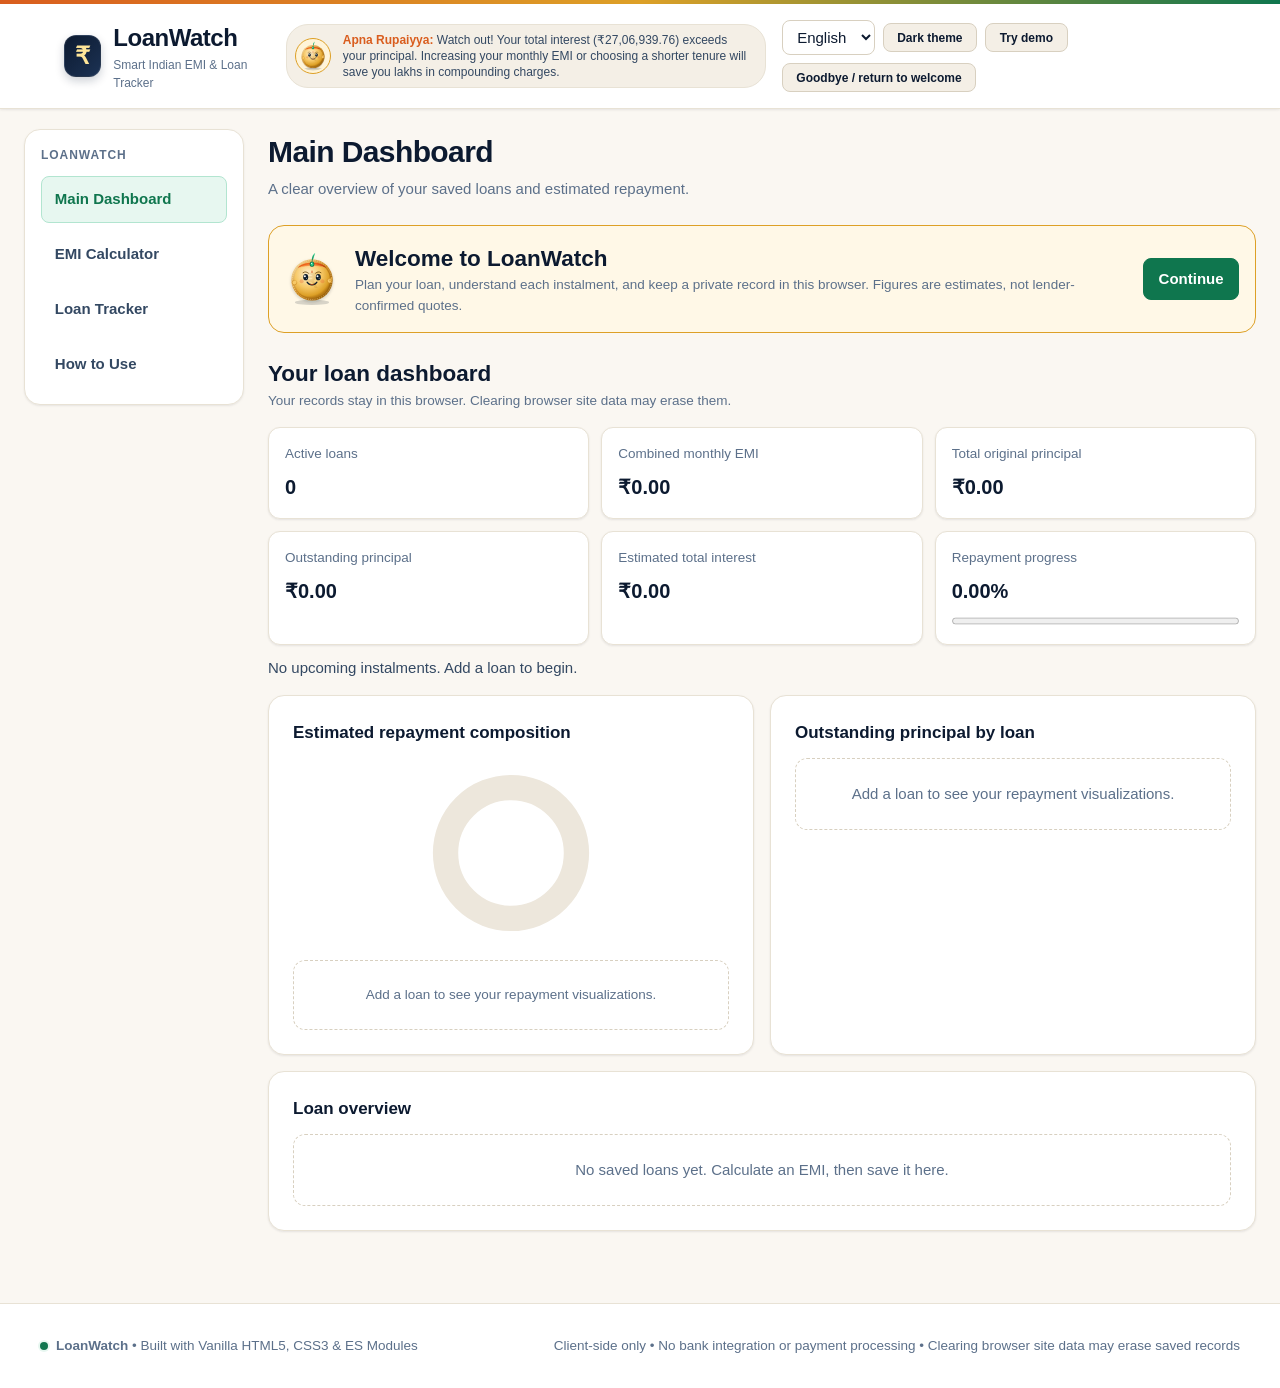
<file: index.html>
<!DOCTYPE html>
<html lang="en-IN">
<head>
  <meta charset="UTF-8">
  <meta name="viewport" content="width=device-width, initial-scale=1.0">
  <meta name="description" content="LoanWatch — Modern, responsive Indian fintech EMI Calculator and Loan Tracker with Apna Rupaiyya financial mascot.">
  <meta name="theme-color" content="#0C1A30">
  <title>LoanWatch — EMI Calculator &amp; Loan Tracker</title>
  <link rel="icon" type="image/svg+xml" href="assets/icons/rupee-mascot.svg">

  <!-- Design Tokens, Layout & Components -->
  <link rel="stylesheet" href="css/tokens.css">
  <link rel="stylesheet" href="css/layout.css">
  <link rel="stylesheet" href="css/components.css">
</head>
<body>
  <!-- Accessible Skip Link -->
  <a href="#main-content" class="skip-link">Skip to main content</a>

  <!-- App Header -->
  <header class="app-header">
    <div class="header-accent-border" aria-hidden="true"></div>
    <div class="header-container">
      <a href="#" class="brand-wrapper" aria-label="LoanWatch Home">
        <div class="brand-icon" aria-hidden="true">₹</div>
        <div class="brand-title-wrap">
          <span class="brand-title">
            LoanWatch
          </span>
          <span class="brand-tagline">Smart Indian EMI &amp; Loan Tracker</span>
        </div>
      </a>

      <!-- Header Mascot Tip Capsule -->
      <div class="header-mascot-capsule" role="complementary" aria-label="Mascot Tip">
        <img src="assets/icons/rupee-mascot.svg" alt="Apna Rupaiyya Mascot" class="mascot-avatar-small" width="36" height="36">
        <div class="header-mascot-text">
          <span class="mascot-name-tag">Apna Rupaiyya:</span>
          <span id="headerMascotTip">Welcome! Let’s plan your loan smartly with reducing-balance accuracy.</span>
        </div>
      </div>
      <div class="header-tools" aria-label="Display options">
        <label for="languageSelect" class="visually-hidden">Language</label>
        <select id="languageSelect" aria-label="Language">
          <option value="en">English</option>
          <option value="hi">हिन्दी</option>
          <option value="mr">मराठी</option>
        </select>
        <button type="button" id="themeToggle" class="btn-secondary" aria-pressed="false">Dark theme</button>
        <button type="button" id="demoToggle" class="btn-secondary" aria-pressed="false">Try demo</button>
        <button type="button" id="goodbyeButton" class="btn-secondary">Goodbye / return to welcome</button>
      </div>
    </div>
  </header>

  <!-- Main Content -->
  <main id="main-content" class="app-shell">
    <aside class="sidebar" aria-label="Main navigation">
      <p class="sidebar-heading">LoanWatch</p>
      <nav class="section-nav" aria-label="Sections">
        <button type="button" class="section-nav-item active" data-section="dashboardSection" aria-current="page">Main Dashboard</button>
        <button type="button" class="section-nav-item" data-section="calculatorSection">EMI Calculator</button>
        <button type="button" class="section-nav-item" data-section="trackerSection">Loan Tracker</button>
        <button type="button" class="section-nav-item" data-section="howToSection">How to Use</button>
      </nav>
    </aside>
    <div class="main-wrapper">
    <div class="page-intro">
      <h1 class="page-title" id="sectionTitle">Main Dashboard</h1>
      <p class="page-subtitle" id="sectionSubtitle">A clear overview of your saved loans and estimated repayment.</p>
    </div>

    <section id="welcomePanel" class="welcome-panel" aria-labelledby="welcomeHeading">
      <img src="assets/icons/rupee-mascot.svg" alt="" width="54" height="54">
      <div>
        <h2 id="welcomeHeading" tabindex="-1">Welcome to LoanWatch</h2>
        <p>Plan your loan, understand each instalment, and keep a private record in this browser. Figures are estimates, not lender-confirmed quotes.</p>
      </div>
      <button type="button" id="continueButton" class="btn-primary">Continue</button>
    </section>

    <section id="dashboardSection" class="app-section dashboard-section" aria-labelledby="dashboardHeading">
      <div class="section-heading">
        <div>
          <h2 id="dashboardHeading">Your loan dashboard</h2>
          <p id="dataNotice">Your records stay in this browser. Clearing browser site data may erase them.</p>
        </div>
        <span id="demoStatus" class="demo-status" hidden>Demo data — changes are temporary</span>
      </div>
      <div class="dashboard-grid" aria-live="polite">
        <article class="dashboard-metric"><span id="activeLoansLabel">Active loans</span><strong id="dashboardLoanCount">0</strong></article>
        <article class="dashboard-metric"><span>Combined monthly EMI</span><strong id="dashboardEMI">₹0.00</strong></article>
        <article class="dashboard-metric"><span>Total original principal</span><strong id="dashboardPrincipal">₹0.00</strong></article>
        <article class="dashboard-metric"><span>Outstanding principal</span><strong id="dashboardOutstanding">₹0.00</strong></article>
        <article class="dashboard-metric"><span>Estimated total interest</span><strong id="dashboardInterest">₹0.00</strong></article>
        <article class="dashboard-metric"><span>Repayment progress</span><strong id="dashboardProgress">0%</strong><progress id="dashboardProgressBar" max="100" value="0">0%</progress></article>
      </div>
      <p id="upcomingPayment" class="upcoming-payment">No upcoming instalments. Add a loan to begin.</p>
      <aside id="highInterestAlert" class="high-interest-alert" role="status" hidden></aside>
      <p id="storageWarning" class="storage-warning" role="status" hidden></p>
      <div class="dashboard-charts" aria-label="Loan visualizations">
        <article class="card dashboard-chart-card">
          <h3 id="compositionChartTitle">Estimated repayment composition</h3>
          <div class="composition-chart"><svg id="compositionChart" viewBox="0 0 180 180" role="img" aria-labelledby="compositionChartTitle compositionChartDescription"></svg><p id="compositionChartDescription" class="visually-hidden"></p></div>
          <div id="compositionLegend" class="chart-legend"></div>
        </article>
        <article class="card dashboard-chart-card">
          <h3 id="outstandingChartTitle">Outstanding principal by loan</h3>
          <div id="outstandingChart" class="outstanding-chart" role="img" aria-labelledby="outstandingChartTitle"></div>
        </article>
      </div>
      <section class="card dashboard-summary-card" aria-labelledby="dashboardSummaryHeading">
        <h3 id="dashboardSummaryHeading">Loan overview</h3>
        <div id="dashboardLoanSummary"></div>
      </section>
    </section>

    <section id="trackerSection" class="app-section" aria-label="Loan Tracker" hidden>
    <section id="loanTracker" class="tracker-section" aria-labelledby="trackerHeading">
      <div class="section-heading">
        <div>
          <h2 id="trackerHeading">My loans</h2>
          <p>Add loans and record instalments you have paid. LoanWatch does not process payments.</p>
        </div>
      </div>
      <form id="loanForm" class="loan-form card" novalidate>
        <h3 id="loanFormHeading">Save a loan</h3>
        <div class="loan-form-grid">
          <label class="form-group">Loan name
            <input id="loanName" class="text-input" maxlength="80" required placeholder="e.g. Family home loan">
          </label>
          <label class="form-group">Category
            <select id="loanCategory" class="text-input" required>
              <option value="Home Loan">Home Loan</option>
              <option value="Car Loan">Car Loan</option>
              <option value="Education Loan">Education Loan</option>
              <option value="Other Loans">Other Loans</option>
            </select>
          </label>
          <label class="form-group">Start date
            <input id="loanStartDate" type="date" class="text-input" required>
          </label>
        </div>
        <p class="form-helper-text">Loan amount, rate, and tenure come from the calculator above. Check them before saving.</p>
        <div class="loan-form-actions">
          <button type="submit" id="saveLoanButton" class="btn-primary">Save calculator details</button>
          <button type="button" id="cancelLoanEdit" class="btn-secondary" hidden>Cancel edit</button>
          <span id="loanFormMessage" role="status" aria-live="polite"></span>
        </div>
      </form>
      <div id="loanList" class="loan-list" aria-live="polite"></div>
    </section>
    </section>

    <section id="calculatorSection" class="app-section" aria-label="EMI Calculator" hidden>
    <!-- 2-Column Responsive Calculator Grid -->
    <div class="calculator-grid">
      <!-- Left Column: Input Form Controls -->
      <section class="card" aria-labelledby="input-heading">
        <div class="card-header">
          <div class="card-header-main">
            <h2 id="input-heading" class="card-title">Loan Parameters</h2>
            <p id="inputSubtitle" class="card-subtitle">Adjust principal, interest rate, and tenure</p>
          </div>
        </div>

        <div class="card-body">
          <form id="emiForm" onsubmit="return false;" novalidate>
            <!-- 1. Principal Input Group -->
            <div class="form-group">
              <div class="form-label-row">
                <label for="principalInput" class="form-label">
                  Loan Amount (Principal)
                </label>
                <span id="principalWords" class="amount-in-words" aria-live="polite">Twenty-Five Lakh Rupees</span>
              </div>
              <div class="input-affix-wrapper">
                <span class="input-affix input-prefix" aria-hidden="true">₹</span>
                <input
                  type="text"
                  id="principalInput"
                  name="principal"
                  class="text-input has-prefix"
                  inputmode="numeric"
                  aria-describedby="principalError principalWords"
                  aria-required="true"
                  value="25,00,000"
                >
              </div>
              <div id="principalError" class="field-error-msg" role="alert" aria-live="assertive"></div>

              <!-- Slider for Principal -->
              <div class="slider-container">
                <input
                  type="range"
                  id="principalSlider"
                  class="range-slider"
                  min="10000"
                  max="10000000"
                  step="25000"
                  value="2500000"
                  aria-label="Loan Amount Slider"
                >
                <div class="slider-scale-limits">
                  <span>₹ 10 K</span>
                  <span>₹ 50 Lakh</span>
                  <span>₹ 1 Crore</span>
                </div>
              </div>

              <!-- Principal Preset Chips -->
              <div id="principalChips" class="preset-chips-row" role="group" aria-label="Quick Loan Amount Presets"></div>
            </div>

            <!-- 2. Annual Interest Rate Group -->
            <div class="form-group">
              <div class="form-label-row">
                <label for="rateInput" class="form-label">
                  Annual Interest Rate (APR)
                </label>
                <span class="form-helper-text">Reducing Monthly Balance</span>
              </div>
              <div class="input-affix-wrapper">
                <input
                  type="number"
                  id="rateInput"
                  name="annualRate"
                  class="text-input has-suffix"
                  step="0.05"
                  min="0"
                  max="30"
                  aria-describedby="rateError"
                  aria-required="true"
                  value="8.5"
                >
                <span class="input-affix input-suffix" aria-hidden="true">%</span>
              </div>
              <div id="rateError" class="field-error-msg" role="alert" aria-live="assertive"></div>

              <!-- Slider for Interest Rate -->
              <div class="slider-container">
                <input
                  type="range"
                  id="rateSlider"
                  class="range-slider"
                  min="0"
                  max="20"
                  step="0.1"
                  value="8.5"
                  aria-label="Annual Interest Rate Slider"
                >
                <div class="slider-scale-limits">
                  <span>0% (Free)</span>
                  <span>10%</span>
                  <span>20%</span>
                </div>
              </div>

              <!-- Rate Preset Chips -->
              <div id="rateChips" class="preset-chips-row" role="group" aria-label="Quick Interest Rate Presets"></div>
            </div>

            <!-- 3. Loan Tenure Group -->
            <div class="form-group">
              <div class="form-label-row">
                <label for="tenureInput" class="form-label" id="tenureUnitLabel">
                  Tenure (Years)
                </label>
                <!-- Unit Switch: Years vs Months -->
                <div class="toggle-group" role="group" aria-label="Tenure Unit Toggle">
                  <button type="button" id="tenureUnitYears" class="toggle-option-btn active" aria-pressed="true">Years</button>
                  <button type="button" id="tenureUnitMonths" class="toggle-option-btn" aria-pressed="false">Months</button>
                </div>
              </div>
              <div class="input-affix-wrapper">
                <input
                  type="number"
                  id="tenureInput"
                  name="tenure"
                  class="text-input"
                  step="0.5"
                  min="0.5"
                  max="35"
                  aria-describedby="tenureError"
                  aria-required="true"
                  value="20"
                >
              </div>
              <div id="tenureError" class="field-error-msg" role="alert" aria-live="assertive"></div>

              <!-- Slider for Tenure -->
              <div class="slider-container">
                <input
                  type="range"
                  id="tenureSlider"
                  class="range-slider"
                  min="0.5"
                  max="35"
                  step="0.5"
                  value="20"
                  aria-label="Loan Tenure Slider"
                >
                <div class="slider-scale-limits">
                  <span>6 Mo</span>
                  <span>15 Yrs</span>
                  <span id="tenureScaleMax">35 Yrs</span>
                </div>
              </div>

              <!-- Tenure Preset Chips -->
              <div id="tenureChips" class="preset-chips-row" role="group" aria-label="Quick Tenure Presets"></div>
            </div>
          </form>
        </div>
      </section>

      <!-- Right Column: Results, Breakdown & Apna Rupaiyya Mascot -->
      <section class="card results-card" id="resultsCard" aria-labelledby="results-heading">
        <div class="card-header">
          <div class="card-header-main">
            <h2 id="results-heading" class="card-title">Repayment Summary</h2>
            <p id="resultsSubtitle" class="card-subtitle">Monthly obligation &amp; total cost breakdown</p>
          </div>
        </div>

        <div class="card-body">
          <!-- Status Banner for Invalid Inputs -->
          <div id="resultsStatusNotice" class="results-status-banner" role="status" aria-live="polite">
            <svg class="results-status-icon" viewBox="0 0 20 20" fill="currentColor" aria-hidden="true">
              <path fill-rule="evenodd" d="M8.485 2.495c.673-1.167 2.357-1.167 3.03 0l6.28 10.875c.673 1.167-.17 2.625-1.516 2.625H3.72c-1.347 0-2.189-1.458-1.515-2.625L8.485 2.495zM10 6a.75.75 0 01.75.75v3.5a.75.75 0 01-1.5 0v-3.5A.75.75 0 0110 6zm0 9a1 1 0 100-2 1 1 0 000 2z" clip-rule="evenodd" />
            </svg>
            <span id="resultsStatusText">Correct the highlighted inputs to calculate your EMI.</span>
          </div>

          <!-- Featured EMI Callout -->
          <div class="emi-featured-box">
            <div class="emi-label">Estimated Monthly EMI</div>
            <div id="monthlyEMI" class="emi-amount" aria-live="polite">₹21,695.58</div>
            <div class="emi-note" id="emiNote">Payable every month until full loan payoff</div>
          </div>

          <!-- Key Metrics Grid -->
          <div class="metrics-summary-grid">
            <div class="metric-card-mini">
              <span class="metric-mini-title">
                <span class="metric-indicator-dot principal"></span> Principal Amount
              </span>
              <span id="principalAmount" class="metric-mini-val">₹25,00,000.00</span>
              <span id="principalCompact" class="metric-mini-sub">₹ 25.00 Lakh</span>
            </div>

            <div class="metric-card-mini">
              <span class="metric-mini-title">
                <span class="metric-indicator-dot interest"></span> Total Interest
              </span>
              <span id="interestAmount" class="metric-mini-val">₹27,06,939.76</span>
              <span id="interestCompact" class="metric-mini-sub">₹ 27.07 Lakh</span>
            </div>
          </div>

          <!-- Total Payment Metric -->
          <div class="metric-card-mini total-payment-card" style="margin-bottom: var(--space-6);">
            <span class="metric-mini-title">Total Repayment Amount (Principal + Interest)</span>
            <span id="totalPayment" class="metric-mini-val" style="font-size: var(--font-size-xl); color: var(--text-primary);">₹52,06,939.76</span>
          </div>

          <!-- Visual Ratio Breakdown Bar -->
          <div class="breakdown-container">
            <div class="breakdown-header">
              <span>Principal vs. Interest Ratio</span>
            </div>
            <div
              class="breakdown-bar-track"
              role="progressbar"
              aria-label="Repayment Split Bar"
              aria-valuemin="0"
              aria-valuemax="100"
            >
              <div id="principalBar" class="breakdown-bar-segment principal-segment" style="width: 48%;" aria-valuenow="48"></div>
              <div id="interestBar" class="breakdown-bar-segment interest-segment" style="width: 52%;" aria-valuenow="52"></div>
            </div>
            <div class="breakdown-legend">
              <div class="legend-item">
                <span class="metric-indicator-dot principal"></span>
                <span>Principal: <strong id="principalPercent" class="legend-badge principal-badge">48%</strong></span>
              </div>
              <div class="legend-item">
                <span class="metric-indicator-dot interest"></span>
                <span>Interest: <strong id="interestPercent" class="legend-badge interest-badge">52%</strong></span>
              </div>
            </div>
          </div>

          <!-- Apna Rupaiyya Mascot Card -->
          <div class="mascot-advice-card" role="complementary" aria-label="Apna Rupaiyya Advice">
            <img src="assets/icons/rupee-mascot.svg" alt="Apna Rupaiyya Mascot" class="mascot-avatar-large" width="58" height="58">
            <div class="mascot-speech-bubble">
              <div class="mascot-title-row">
                <span id="mascotSpeakerTitle" class="mascot-speaker-name">Apna Rupaiyya</span>
                <span class="mascot-badge">Financial Buddy</span>
              </div>
              <p id="mascotSpeechText" class="mascot-speech-text">
                Notice how long tenures keep monthly EMI low, but drive up compounding interest. Prepayments later can save you lakhs!
              </p>
            </div>
          </div>
        </div>
      </section>
    </div>

    <!-- Full-Width Amortization Schedule Section -->
    <section class="amortization-section">
      <div class="schedule-card" aria-labelledby="schedule-heading">
        <div class="schedule-header">
          <div>
            <h2 id="schedule-heading" class="card-title">Amortisation Schedule</h2>
            <p id="scheduleSubtitle" class="card-subtitle">Month-by-month reducing balance breakdown of principal and interest</p>
          </div>
          <div class="schedule-controls">
            <div class="toggle-group" role="group" aria-label="Schedule View Toggle">
              <button type="button" id="viewYearlyBtn" class="toggle-option-btn active" aria-pressed="true">Yearly Summary</button>
              <button type="button" id="viewMonthlyBtn" class="toggle-option-btn" aria-pressed="false">Month-by-Month</button>
            </div>
          </div>
        </div>

        <!-- Table Container -->
        <div class="table-responsive-wrapper" tabindex="0" aria-label="Amortization Schedule Table">
          <table class="data-table">
            <thead id="scheduleTableHead">
              <!-- Populated by schedule.js -->
            </thead>
            <tbody id="scheduleTableBody">
              <!-- Populated by schedule.js -->
            </tbody>
          </table>
        </div>

        <div class="schedule-footer">
          <span id="scheduleFooterInfo">Showing annual summary for 20 years.</span>
          <button type="button" id="expandTableBtn" class="btn-secondary" style="display: none;">Show All Months</button>
        </div>
      </div>
    </section>
    </section>

    <section id="howToSection" class="app-section" aria-label="How to Use" hidden>
    <section id="learningSection" class="learning-section" aria-labelledby="learningHeading">
      <div class="section-heading">
        <div>
          <h2 id="learningHeading">Learn about your loan</h2>
          <p>A beginner-friendly guide from Apna Rupaiyya.</p>
        </div>
      </div>
      <div class="learning-grid">
        <article class="card">
          <h3>How to use LoanWatch</h3>
          <ol class="learning-steps">
            <li>Enter the principal, annual interest rate, and tenure in the calculator.</li>
            <li>Review the estimated EMI, total repayment, interest, and schedule.</li>
            <li>Add a name, category, and start date, then save these calculator details as a loan.</li>
            <li>In your loan card, mark an instalment paid only after you have paid your lender. Review the payment history and remaining instalments.</li>
            <li>Download a report for an individual loan when you need a local summary.</li>
          </ol>
          <p class="estimate-note">All calculations are estimates using a reducing-balance model. Your lender’s schedule, fees, and actual payment dates may differ.</p>
        </article>
        <article class="card">
          <h3>Financial glossary</h3>
          <dl class="glossary-list">
            <dt>Principal</dt><dd>The amount borrowed, before interest.</dd>
            <dt>EMI</dt><dd>A regular monthly payment toward interest and principal.</dd>
            <dt>Interest rate</dt><dd>The yearly percentage used to estimate the cost of borrowing.</dd>
            <dt>Tenure</dt><dd>The planned length of the loan, usually measured in months.</dd>
            <dt>Total repayment</dt><dd>All estimated instalments added together.</dd>
            <dt>Total interest</dt><dd>The estimated borrowing cost, in addition to principal.</dd>
            <dt>Outstanding balance</dt><dd>Estimated principal not yet repaid according to the tracked schedule.</dd>
            <dt>Reducing-balance interest</dt><dd>Interest is estimated on the principal still outstanding each month.</dd>
            <dt>Amortisation schedule</dt><dd>A month-by-month estimate of each payment’s interest and principal parts.</dd>
          </dl>
        </article>
      </div>
    </section>
    </section>
    </div>
  </main>

  <!-- Footer -->
  <footer class="app-footer">
    <div class="footer-container">
      <div class="footer-compliance">
        <span class="status-dot" aria-hidden="true"></span>
        <span><strong>LoanWatch</strong> • Built with Vanilla HTML5, CSS3 &amp; ES Modules</span>
      </div>
      <div>
        <span>Client-side only • No bank integration or payment processing • Clearing browser site data may erase saved records</span>
      </div>
    </div>
  </footer>

  <!-- Application Entry Point -->
  <script type="module" src="js/app.js"></script>
</body>
</html>
</file>
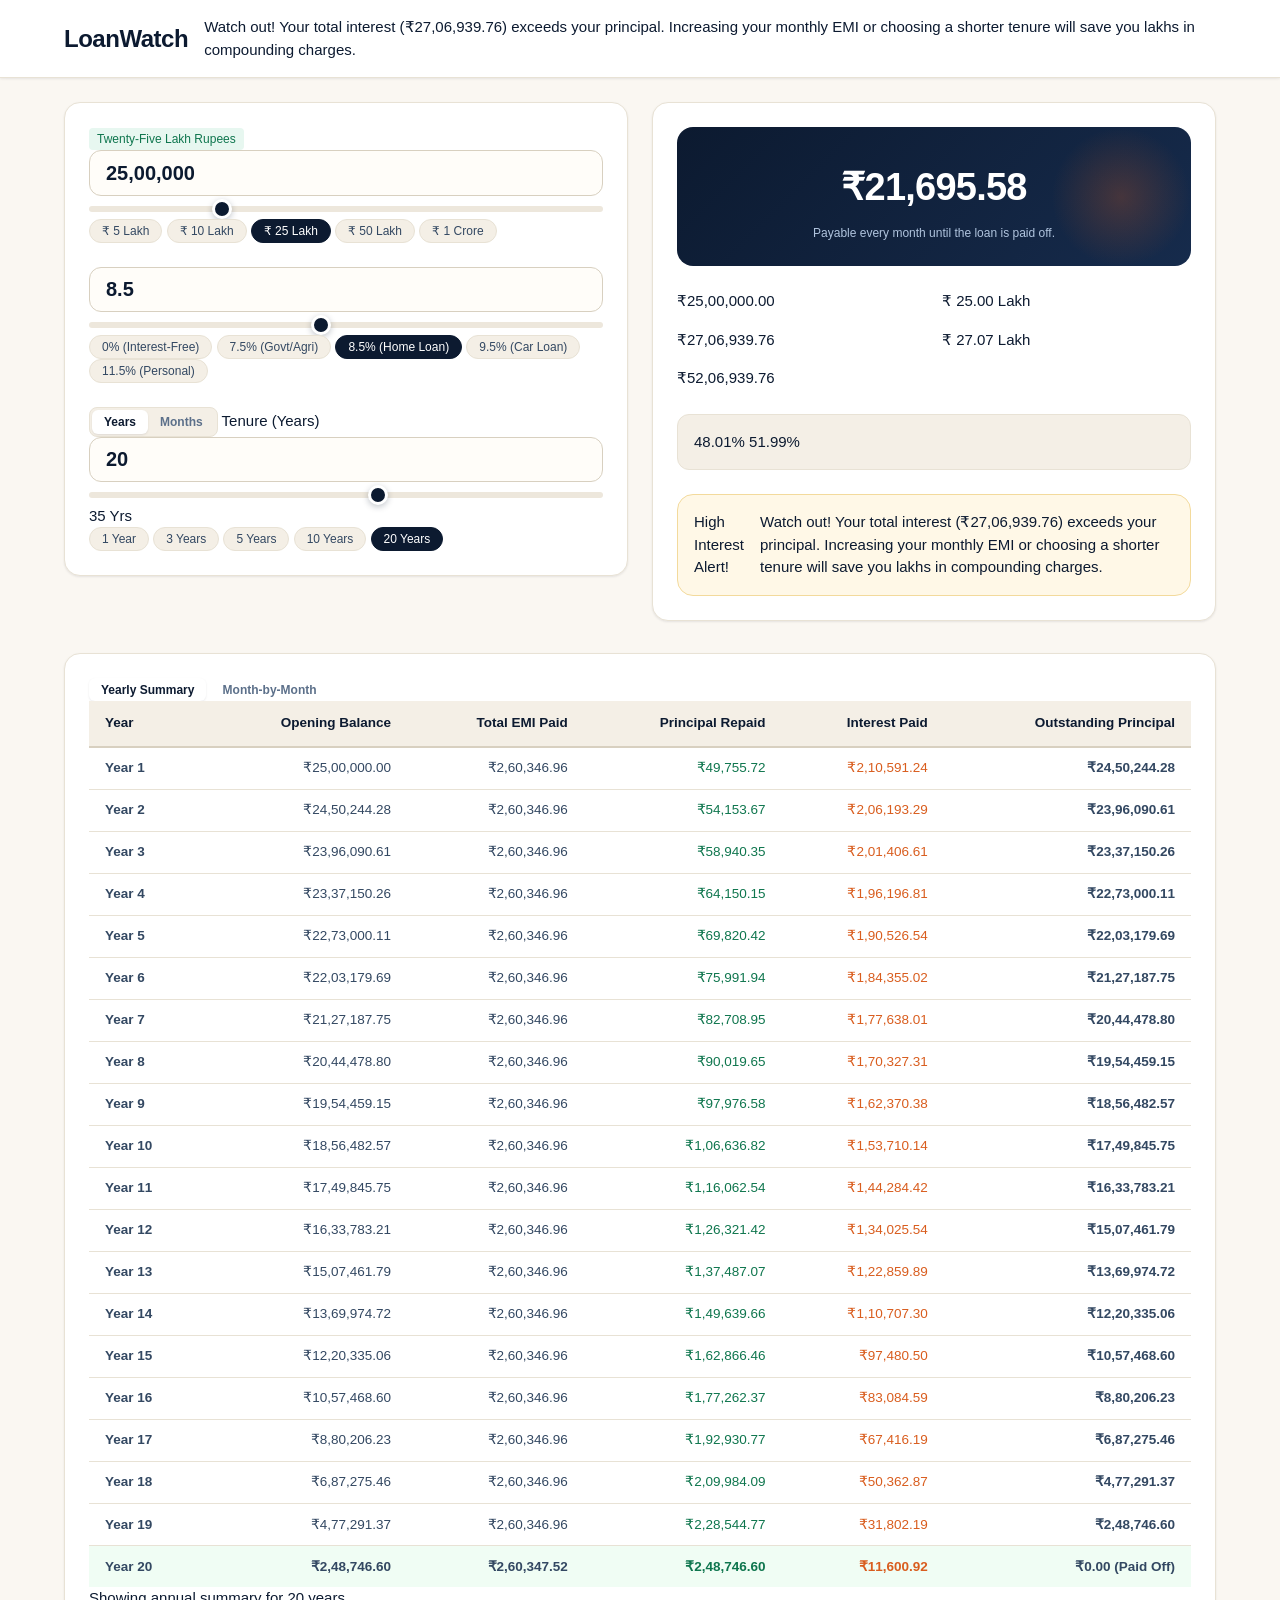
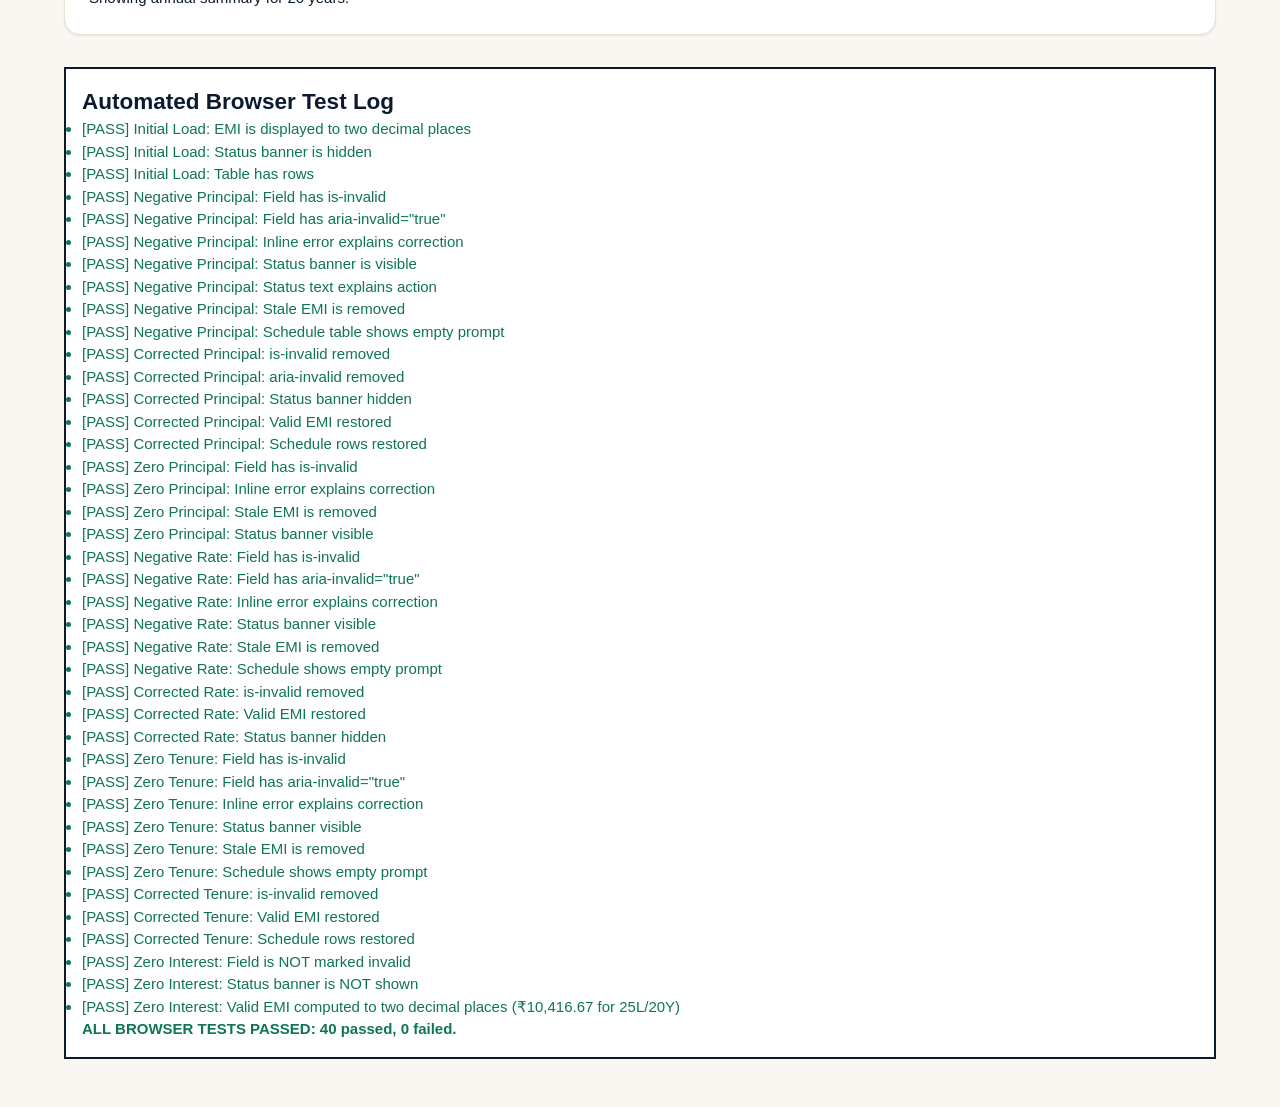
<file: test_invalid_inputs_browser.html>
<!DOCTYPE html>
<html lang="en-IN">
<head>
  <meta charset="UTF-8">
  <title>LoanWatch Invalid Inputs Verification Suite</title>
  <link rel="stylesheet" href="css/tokens.css">
  <link rel="stylesheet" href="css/layout.css">
  <link rel="stylesheet" href="css/components.css">
</head>
<body>
  <!-- Include identical HTML structure as index.html -->
  <header class="app-header">
    <div class="header-container">
      <span class="brand-title">LoanWatch</span>
      <div id="headerMascotTip">Welcome!</div>
    </div>
  </header>

  <main class="main-wrapper">
    <div class="calculator-grid">
      <section class="card">
        <form id="emiForm">
          <!-- Principal -->
          <div class="form-group">
            <span id="principalWords" class="amount-in-words"></span>
            <input type="text" id="principalInput" class="text-input" value="25,00,000">
            <div id="principalError" class="field-error-msg" role="alert"></div>
            <input type="range" id="principalSlider" class="range-slider" min="10000" max="10000000" value="2500000">
            <div id="principalChips"></div>
          </div>

          <!-- Rate -->
          <div class="form-group">
            <input type="number" id="rateInput" class="text-input" value="8.5">
            <div id="rateError" class="field-error-msg" role="alert"></div>
            <input type="range" id="rateSlider" class="range-slider" min="0" max="20" value="8.5">
            <div id="rateChips"></div>
          </div>

          <!-- Tenure -->
          <div class="form-group">
            <div class="toggle-group">
              <button type="button" id="tenureUnitYears" class="toggle-option-btn active">Years</button>
              <button type="button" id="tenureUnitMonths" class="toggle-option-btn">Months</button>
            </div>
            <span id="tenureUnitLabel">Tenure (Years)</span>
            <input type="number" id="tenureInput" class="text-input" value="20">
            <div id="tenureError" class="field-error-msg" role="alert"></div>
            <input type="range" id="tenureSlider" class="range-slider" min="0.5" max="35" value="20">
            <span id="tenureScaleMax">35 Yrs</span>
            <div id="tenureChips"></div>
          </div>
        </form>
      </section>

      <!-- Results Card -->
      <section class="card results-card" id="resultsCard">
        <div class="card-body">
          <div id="resultsStatusNotice" class="results-status-banner" role="status">
            <span id="resultsStatusText">Correct the highlighted inputs to calculate your EMI.</span>
          </div>
          <div class="emi-featured-box">
            <div id="monthlyEMI" class="emi-amount">₹21,695.58</div>
            <div class="emi-note" id="emiNote">Payable every month</div>
          </div>
          <div class="metrics-summary-grid">
            <span id="principalAmount"></span>
            <span id="principalCompact"></span>
            <span id="interestAmount"></span>
            <span id="interestCompact"></span>
            <span id="totalPayment"></span>
          </div>
          <div class="breakdown-container">
            <div id="principalBar" class="breakdown-bar-segment"></div>
            <div id="interestBar" class="breakdown-bar-segment"></div>
            <span id="principalPercent"></span>
            <span id="interestPercent"></span>
          </div>
          <div class="mascot-advice-card">
            <span id="mascotSpeakerTitle"></span>
            <span id="mascotSpeechText"></span>
          </div>
        </div>
      </section>
    </div>

    <!-- Schedule -->
    <section class="amortization-section">
      <div class="schedule-card">
        <button type="button" id="viewYearlyBtn" class="toggle-option-btn active">Yearly</button>
        <button type="button" id="viewMonthlyBtn" class="toggle-option-btn">Monthly</button>
        <table class="data-table">
          <thead id="scheduleTableHead"></thead>
          <tbody id="scheduleTableBody"></tbody>
        </table>
        <span id="scheduleFooterInfo"></span>
        <button type="button" id="expandTableBtn">Show All</button>
      </div>
    </section>

    <!-- Test Output Container -->
    <section id="testResultsSection" style="margin-top: 2rem; padding: 1rem; background: #FFF; border: 2px solid #0C1A30;">
      <h2>Automated Browser Test Log</h2>
      <ul id="testLogList"></ul>
      <div id="testSummary">RUNNING TESTS...</div>
    </section>
  </main>

  <script type="module">
    import './js/app.js';

    // Helper to log test assertion
    const logList = document.getElementById('testLogList');
    const summary = document.getElementById('testSummary');
    let failures = 0;
    let passes = 0;

    function assert(name, condition, details = '') {
      const li = document.createElement('li');
      if (condition) {
        passes++;
        li.textContent = `[PASS] ${name}`;
        li.style.color = '#0F764E';
      } else {
        failures++;
        li.textContent = `[FAIL] ${name} ${details ? ': ' + details : ''}`;
        li.style.color = '#C92A2A';
        li.style.fontWeight = 'bold';
      }
      logList.appendChild(li);
    }

    // Run tests once app.js initializes
    window.addEventListener('load', async () => {
      // Small tick to ensure DOMContentLoaded listener in app.js ran
      await new Promise(r => setTimeout(r, 80));

      const pInput = document.getElementById('principalInput');
      const pError = document.getElementById('principalError');
      const rInput = document.getElementById('rateInput');
      const rError = document.getElementById('rateError');
      const tInput = document.getElementById('tenureInput');
      const tError = document.getElementById('tenureError');
      const resultsCard = document.getElementById('resultsCard');
      const statusNotice = document.getElementById('resultsStatusNotice');
      const statusText = document.getElementById('resultsStatusText');
      const monthlyEMI = document.getElementById('monthlyEMI');
      const tableBody = document.getElementById('scheduleTableBody');

      // Test Case 1: Initial state is valid
      assert('Initial Load: EMI is displayed to two decimal places', monthlyEMI.textContent.includes('21,695.58'), monthlyEMI.textContent);
      assert('Initial Load: Status banner is hidden', !statusNotice.classList.contains('visible'));
      assert('Initial Load: Table has rows', tableBody.children.length > 0);

      // Test Case 2: Negative Principal (-50,000)
      pInput.value = '-50,000';
      pInput.dispatchEvent(new Event('input', { bubbles: true }));
      assert('Negative Principal: Field has is-invalid', pInput.classList.contains('is-invalid'));
      assert('Negative Principal: Field has aria-invalid="true"', pInput.getAttribute('aria-invalid') === 'true');
      assert('Negative Principal: Inline error explains correction', pError.textContent.includes('greater than ₹ 0'), pError.textContent);
      assert('Negative Principal: Status banner is visible', statusNotice.classList.contains('visible'));
      assert('Negative Principal: Status text explains action', statusText.textContent.includes('Correct the highlighted inputs to calculate your EMI.'));
      assert('Negative Principal: Stale EMI is removed', monthlyEMI.textContent === '—');
      assert('Negative Principal: Schedule table shows empty prompt', tableBody.innerHTML.includes('table-empty-notice'));

      // Test Case 3: Correct Principal back to 25,00,000
      pInput.value = '25,00,000';
      pInput.dispatchEvent(new Event('input', { bubbles: true }));
      assert('Corrected Principal: is-invalid removed', !pInput.classList.contains('is-invalid'));
      assert('Corrected Principal: aria-invalid removed', !pInput.hasAttribute('aria-invalid'));
      assert('Corrected Principal: Status banner hidden', !statusNotice.classList.contains('visible'));
      assert('Corrected Principal: Valid EMI restored', monthlyEMI.textContent.includes('21,695.58'));
      assert('Corrected Principal: Schedule rows restored', tableBody.children.length === 20);

      // Test Case 4: Zero Principal (0)
      pInput.value = '0';
      pInput.dispatchEvent(new Event('input', { bubbles: true }));
      assert('Zero Principal: Field has is-invalid', pInput.classList.contains('is-invalid'));
      assert('Zero Principal: Inline error explains correction', pError.textContent.includes('greater than ₹ 0'));
      assert('Zero Principal: Stale EMI is removed', monthlyEMI.textContent === '—');
      assert('Zero Principal: Status banner visible', statusNotice.classList.contains('visible'));

      // Restore Principal
      pInput.value = '25,00,000';
      pInput.dispatchEvent(new Event('input', { bubbles: true }));

      // Test Case 5: Negative Interest Rate (-2.5)
      rInput.value = '-2.5';
      rInput.dispatchEvent(new Event('input', { bubbles: true }));
      assert('Negative Rate: Field has is-invalid', rInput.classList.contains('is-invalid'));
      assert('Negative Rate: Field has aria-invalid="true"', rInput.getAttribute('aria-invalid') === 'true');
      assert('Negative Rate: Inline error explains correction', rError.textContent.includes('cannot be negative'), rError.textContent);
      assert('Negative Rate: Status banner visible', statusNotice.classList.contains('visible'));
      assert('Negative Rate: Stale EMI is removed', monthlyEMI.textContent === '—');
      assert('Negative Rate: Schedule shows empty prompt', tableBody.innerHTML.includes('table-empty-notice'));

      // Test Case 6: Correct Rate back to 8.5
      rInput.value = '8.5';
      rInput.dispatchEvent(new Event('input', { bubbles: true }));
      assert('Corrected Rate: is-invalid removed', !rInput.classList.contains('is-invalid'));
      assert('Corrected Rate: Valid EMI restored', monthlyEMI.textContent.includes('21,695.58'));
      assert('Corrected Rate: Status banner hidden', !statusNotice.classList.contains('visible'));

      // Test Case 7: Invalid/Zero Tenure (0)
      tInput.value = '0';
      tInput.dispatchEvent(new Event('input', { bubbles: true }));
      assert('Zero Tenure: Field has is-invalid', tInput.classList.contains('is-invalid'));
      assert('Zero Tenure: Field has aria-invalid="true"', tInput.getAttribute('aria-invalid') === 'true');
      assert('Zero Tenure: Inline error explains correction', tError.textContent.includes('at least 1 month'), tError.textContent);
      assert('Zero Tenure: Status banner visible', statusNotice.classList.contains('visible'));
      assert('Zero Tenure: Stale EMI is removed', monthlyEMI.textContent === '—');
      assert('Zero Tenure: Schedule shows empty prompt', tableBody.innerHTML.includes('table-empty-notice'));

      // Test Case 8: Correct Tenure back to 20
      tInput.value = '20';
      tInput.dispatchEvent(new Event('input', { bubbles: true }));
      assert('Corrected Tenure: is-invalid removed', !tInput.classList.contains('is-invalid'));
      assert('Corrected Tenure: Valid EMI restored', monthlyEMI.textContent.includes('21,695.58'));
      assert('Corrected Tenure: Schedule rows restored', tableBody.children.length === 20);

      // Test Case 9: Zero Interest Loan (0%) - must be VALID!
      rInput.value = '0';
      rInput.dispatchEvent(new Event('input', { bubbles: true }));
      assert('Zero Interest: Field is NOT marked invalid', !rInput.classList.contains('is-invalid'));
      assert('Zero Interest: Status banner is NOT shown', !statusNotice.classList.contains('visible'));
      assert('Zero Interest: Valid EMI computed to two decimal places (₹10,416.67 for 25L/20Y)', monthlyEMI.textContent.includes('10,416.67'), monthlyEMI.textContent);

      // Restore Rate
      rInput.value = '8.5';
      rInput.dispatchEvent(new Event('input', { bubbles: true }));

      // Summary
      if (failures === 0) {
        summary.textContent = `ALL BROWSER TESTS PASSED: ${passes} passed, 0 failed.`;
        summary.style.color = '#0F764E';
        summary.style.fontWeight = 'bold';
      } else {
        summary.textContent = `BROWSER TESTS FAILED: ${passes} passed, ${failures} failed.`;
        summary.style.color = '#C92A2A';
        summary.style.fontWeight = 'bold';
      }
    });
  </script>
</body>
</html>
</file>
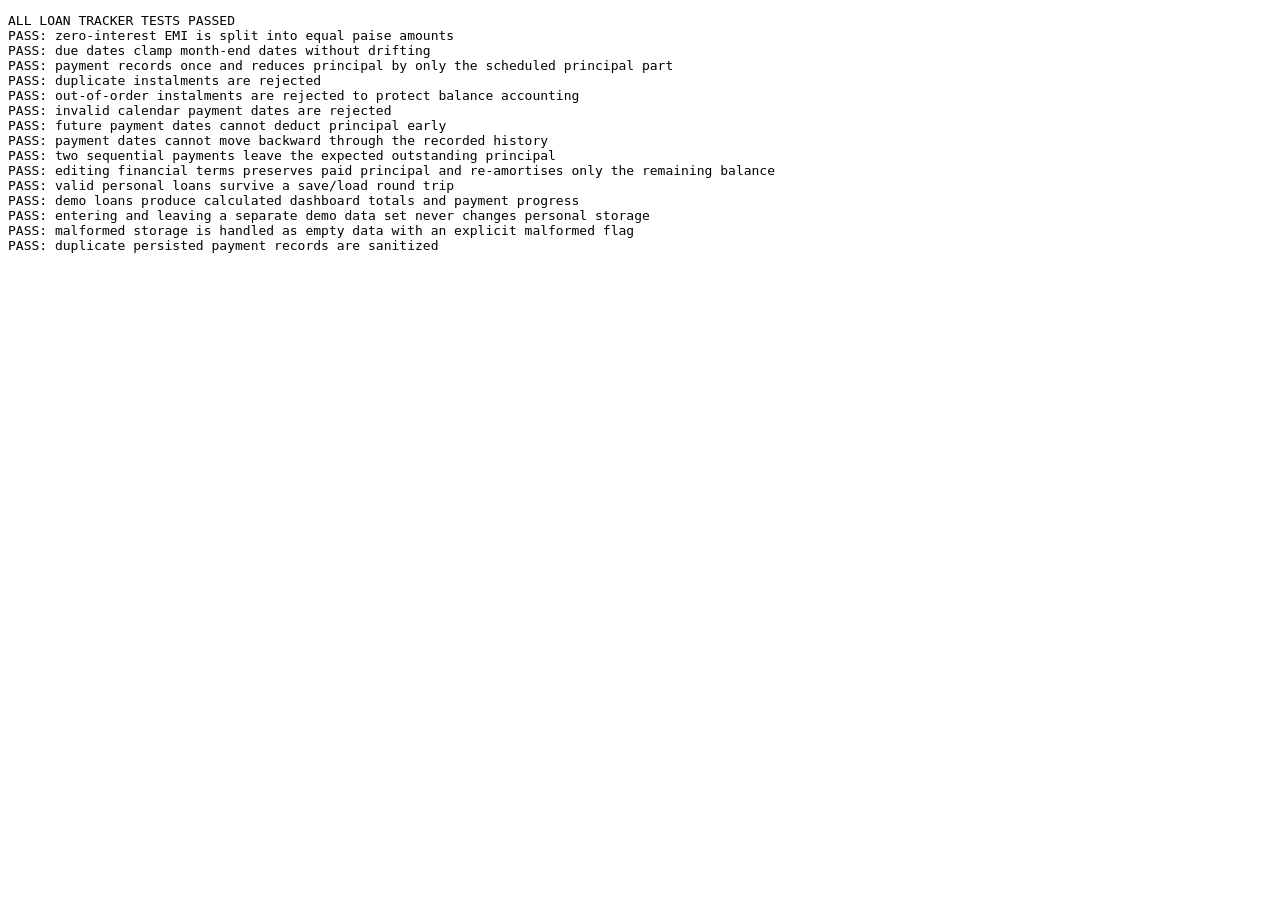
<file: test_loan_tracker_browser.html>
<!DOCTYPE html>
<html lang="en">
<head>
  <meta charset="UTF-8">
  <meta name="viewport" content="width=device-width, initial-scale=1">
  <title>LoanWatch tracker tests</title>
</head>
<body>
  <pre id="test-results">Running tracker tests...</pre>
  <script type="module">
    import {
      createLoan, getDashboardTotals, getDueDate, getLoanProgress,
      loadLoans, LOAN_STORAGE_KEY, markInstallmentPaid, saveLoans
    } from './js/loans.js';
    import { calculateEMI } from './js/calculations.js';

    class MemoryStorage {
      values = new Map();
      getItem(key) { return this.values.get(key) ?? null; }
      setItem(key, value) { this.values.set(key, String(value)); }
    }

    const results = [];
    function check(label, condition) {
      if (!condition) throw new Error(`FAIL: ${label}`);
      results.push(`PASS: ${label}`);
    }

    try {
      const fixedLoan = createLoan({
        name: 'Student loan', category: 'Education Loan', startDate: '2024-01-31',
        principal: 120000, annualRate: 0, tenureMonths: 12
      }, 'personal-1');
      check('zero-interest EMI is split into equal paise amounts', calculateEMI(120000, 0, 12).monthlyEMI === 10000);
      check('due dates clamp month-end dates without drifting', getDueDate('2024-01-31', 2) === '2024-02-29' && getDueDate('2024-01-31', 3) === '2024-03-31');

      markInstallmentPaid(fixedLoan, 1, '2024-02-01');
      const afterOnePayment = getLoanProgress(fixedLoan);
      check('payment records once and reduces principal by only the scheduled principal part', fixedLoan.payments.length === 1 && afterOnePayment.outstandingPrincipal === 110000);
      let duplicateRejected = false;
      try { markInstallmentPaid(fixedLoan, 1, '2024-02-01'); } catch { duplicateRejected = true; }
      check('duplicate instalments are rejected', duplicateRejected && fixedLoan.payments.length === 1);
      let orderRejected = false;
      try { markInstallmentPaid(fixedLoan, 3, '2024-04-01'); } catch { orderRejected = true; }
      check('out-of-order instalments are rejected to protect balance accounting', orderRejected);
      let invalidDateRejected = false;
      try { markInstallmentPaid(fixedLoan, 2, '2024-02-31'); } catch { invalidDateRejected = true; }
      check('invalid calendar payment dates are rejected', invalidDateRejected);
      let futureDateRejected = false;
      try { markInstallmentPaid(fixedLoan, 2, '9999-12-31'); } catch { futureDateRejected = true; }
      check('future payment dates cannot deduct principal early', futureDateRejected);
      let paymentOrderRejected = false;
      try { markInstallmentPaid(fixedLoan, 2, '2024-01-31'); } catch { paymentOrderRejected = true; }
      check('payment dates cannot move backward through the recorded history', paymentOrderRejected);
      markInstallmentPaid(fixedLoan, 2, '2024-03-01');
      check('two sequential payments leave the expected outstanding principal', getLoanProgress(fixedLoan).outstandingPrincipal === 100000);

      const interestLoan = createLoan({
        name: 'Rate test', category: 'Home Loan', startDate: '2024-01-01',
        principal: 100000, annualRate: 12, tenureMonths: 12
      }, 'rate-test');
      markInstallmentPaid(interestLoan, 1, '2024-02-01');
      const originalPaidPrincipal = interestLoan.payments[0].principalPaid;
      const editedTerms = createLoan({
        ...interestLoan, principal: 200000, annualRate: 10, tenureMonths: 18
      }, interestLoan.id);
      editedTerms.payments = interestLoan.payments;
      const editedProgress = getLoanProgress(editedTerms);
      const expectedOutstanding = 200000 - originalPaidPrincipal;
      check('editing financial terms preserves paid principal and re-amortises only the remaining balance', editedProgress.outstandingPrincipal === expectedOutstanding && editedProgress.schedule.rows[1].openingBalance === expectedOutstanding && editedProgress.schedule.rows.length === 18 && editedProgress.schedule.rows.at(-1).closingBalance === 0);

      const storage = new MemoryStorage();
      saveLoans([fixedLoan], storage);
      const personalBeforeDemo = storage.getItem(LOAN_STORAGE_KEY);
      const loaded = loadLoans(storage);
      check('valid personal loans survive a save/load round trip', !loaded.malformed && loaded.loans.length === 1 && loaded.loans[0].payments.length === 2);

      const demoLoan = createLoan({
        name: 'Temporary demo', category: 'Car Loan', startDate: '2025-05-01',
        principal: 500000, annualRate: 8, tenureMonths: 60
      }, 'demo-1');
      markInstallmentPaid(demoLoan, 1, '2025-06-01');
      const demoTotals = getDashboardTotals([demoLoan]);
      check('demo loans produce calculated dashboard totals and payment progress', demoTotals.loanCount === 1 && demoTotals.monthlyEMI > 0 && demoTotals.outstandingPrincipal < demoLoan.principal);
      check('entering and leaving a separate demo data set never changes personal storage', storage.getItem(LOAN_STORAGE_KEY) === personalBeforeDemo && loadLoans(storage).loans[0].id === 'personal-1');

      storage.setItem(LOAN_STORAGE_KEY, '{bad json');
      check('malformed storage is handled as empty data with an explicit malformed flag', loadLoans(storage).malformed && loadLoans(storage).loans.length === 0);
      storage.setItem(LOAN_STORAGE_KEY, JSON.stringify([{
        ...fixedLoan,
        payments: [...fixedLoan.payments, fixedLoan.payments[0]]
      }]));
      check('duplicate persisted payment records are sanitized', loadLoans(storage).malformed && loadLoans(storage).loans[0].payments.length === 2);

      document.getElementById('test-results').textContent = `ALL LOAN TRACKER TESTS PASSED\n${results.join('\n')}`;
    } catch (error) {
      document.getElementById('test-results').textContent = `LOAN TRACKER TESTS FAILED\n${results.join('\n')}\n${error.stack || error.message}`;
    }
  </script>
</body>
</html>
</file>
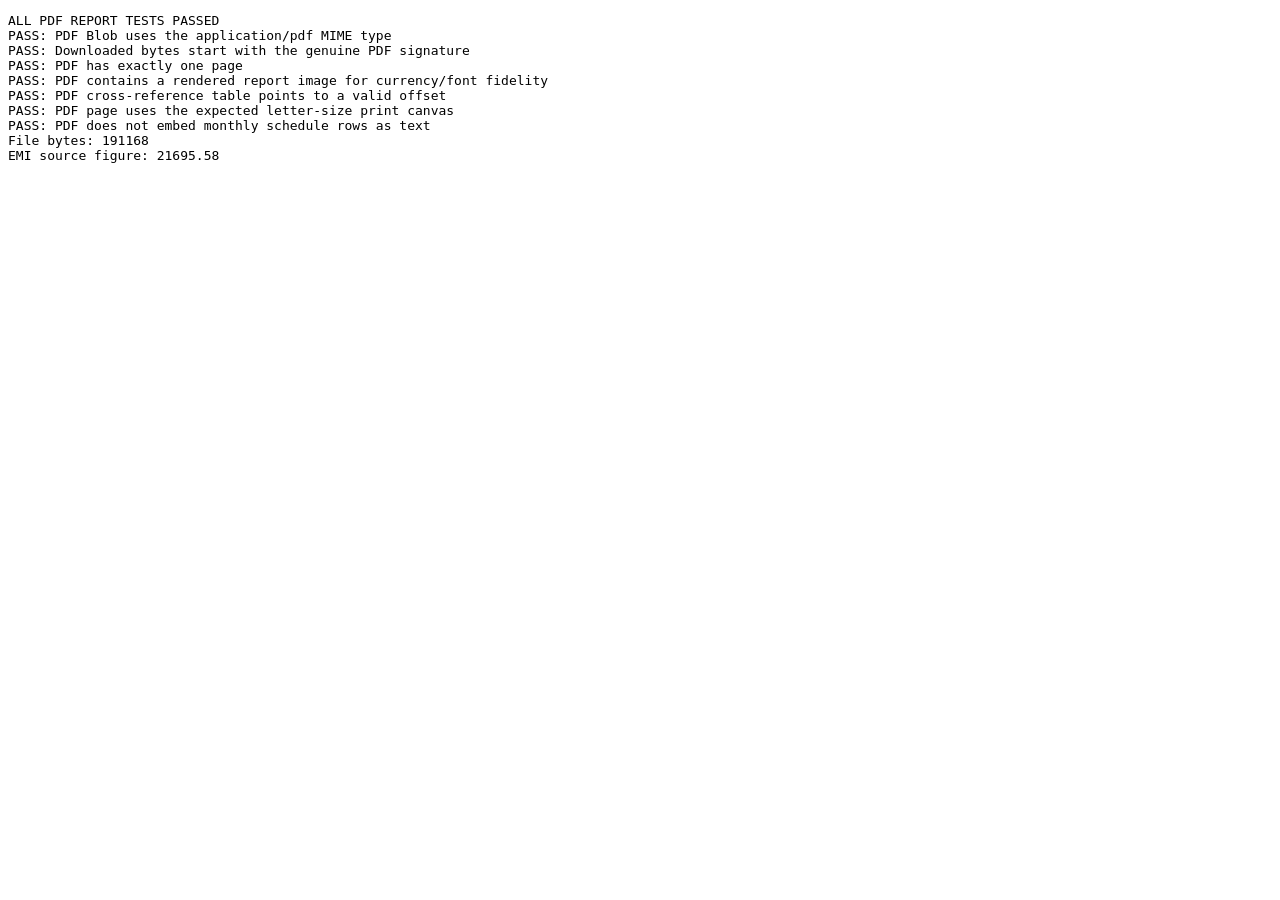
<file: test_pdf_report_browser.html>
<!DOCTYPE html>
<html lang="en">
<head>
  <meta charset="UTF-8">
  <meta name="viewport" content="width=device-width, initial-scale=1">
  <title>LoanWatch PDF report tests</title>
</head>
<body>
  <pre id="test-results">Running PDF report tests...</pre>
  <script type="module">
    import { createLoan, getLoanProgress } from './js/loans.js';
    import { createLoanReportPDF } from './js/pdf-report.js';

    const output = document.getElementById('test-results');
    try {
      const loan = createLoan({
        name: 'Family Home Loan',
        category: 'Home Loan',
        startDate: '2025-01-15',
        principal: 2500000,
        annualRate: 8.5,
        tenureMonths: 240
      }, 'pdf-test-loan');
      const progress = getLoanProgress(loan);
      const pdf = createLoanReportPDF(loan, progress);
      const bytes = new Uint8Array(await pdf.arrayBuffer());
      const text = String.fromCharCode(...bytes.slice(0, 8));
      const source = new TextDecoder('latin1').decode(bytes);
      const xrefMatch = source.match(/startxref\n(\d+)\n%%EOF/);
      const xrefOffsetValid = Boolean(xrefMatch && source.slice(Number(xrefMatch[1])).startsWith('xref'));
      const pageCount = Number(source.match(/\/Count (\d+)/)?.[1] || 0);
      const checks = [
        ['PDF Blob uses the application/pdf MIME type', pdf.type === 'application/pdf'],
        ['Downloaded bytes start with the genuine PDF signature', text.startsWith('%PDF-1.4')],
        ['PDF has exactly one page', pageCount === 1],
        ['PDF contains a rendered report image for currency/font fidelity', source.includes('/Subtype /Image') && source.includes('/DCTDecode')],
        ['PDF cross-reference table points to a valid offset', xrefOffsetValid],
        ['PDF page uses the expected letter-size print canvas', source.includes('/MediaBox [0 0 612 792]')],
        ['PDF does not embed monthly schedule rows as text', !/Month \d+/.test(source)]
      ];
      const failures = checks.filter(([, passed]) => !passed);
      output.textContent = `${failures.length ? 'PDF REPORT TESTS FAILED' : 'ALL PDF REPORT TESTS PASSED'}\n${checks.map(([label, passed]) => `${passed ? 'PASS' : 'FAIL'}: ${label}`).join('\n')}\nFile bytes: ${bytes.length}\nEMI source figure: ${loan.monthlyEMI.toFixed(2)}\n`;
      document.documentElement.dataset.testResult = failures.length ? 'fail' : 'pass';
    } catch (error) {
      output.textContent = `PDF REPORT TESTS FAILED\n${error.stack || error.message}`;
      document.documentElement.dataset.testResult = 'fail';
    }
  </script>
</body>
</html>
</file>
<file: css/tokens.css>
/**
 * LoanWatch Design Tokens
 * Modern Indian Fintech Aesthetic
 * Warm Ivory, Deep Navy, Restrained Saffron & Emerald Green
 */

:root {
  /* Surface & Canvas Colors (Warm Ivory Palette) */
  --bg-canvas: #FAF7F2;
  --bg-surface: #FFFFFF;
  --bg-surface-elevated: #FFFDF9;
  --bg-surface-tint: #F4EFE6;
  --bg-surface-subtle: #EDE7DC;

  /* Text & Contrast (Deep Navy Palette) */
  --text-primary: #0C1A30;
  --text-secondary: #334862;
  --text-muted: #5C708A;
  --text-inverse: #FFFFFF;

  /* Brand Accents - Restrained Saffron (Sacred fire & energy, interest indicator) */
  --brand-saffron: #D95D1E;
  --brand-saffron-hover: #BF4C13;
  --brand-saffron-light: #FFF2EB;
  --brand-saffron-border: #F7C6B0;

  /* Brand Accents - Emerald Green (Prosperity & stability, principal indicator) */
  --brand-emerald: #0F764E;
  --brand-emerald-hover: #0A5739;
  --brand-emerald-light: #E7F7F0;
  --brand-emerald-border: #B2E5D0;

  /* Brand Accents - Royal Gold (Coin & Mascot highlight) */
  --brand-gold: #DDA027;
  --brand-gold-light: #FFF8E7;

  /* Neutral Borders */
  --border-subtle: #E8E2D5;
  --border-default: #D8D0C0;
  --border-focus: #0C1A30;

  /* Feedback Colors */
  --color-danger: #C92A2A;
  --color-danger-bg: #FFF5F5;
  --color-danger-border: #FFC9C9;
  --color-warning: #B36800;
  --color-warning-bg: #FFF9DB;
  --color-warning-text: #674000;

  /* Typography */
  --font-family-base: -apple-system, BlinkMacSystemFont, "Segoe UI", "Noto Sans Devanagari", "Nirmala UI", Mangal, Roboto, "Noto Sans", Ubuntu, Cantarell, "Helvetica Neue", sans-serif;
  --font-family-display: -apple-system, BlinkMacSystemFont, "Segoe UI", "Noto Sans Devanagari", "Nirmala UI", Mangal, Roboto, "Noto Sans", sans-serif;
  --font-family-mono: "SF Mono", "Segoe UI Mono", "Roboto Mono", Consolas, Menlo, monospace;

  --font-size-xs: 0.75rem;    /* 12px */
  --font-size-sm: 0.84375rem; /* 13.5px */
  --font-size-base: 0.9375rem;/* 15px */
  --font-size-md: 1.0625rem;  /* 17px */
  --font-size-lg: 1.25rem;    /* 20px */
  --font-size-xl: 1.5rem;     /* 24px */
  --font-size-2xl: 1.875rem;  /* 30px */
  --font-size-3xl: 2.375rem;  /* 38px */

  --font-weight-regular: 400;
  --font-weight-medium: 500;
  --font-weight-semibold: 600;
  --font-weight-bold: 700;
  --font-weight-black: 800;

  --line-height-tight: 1.25;
  --line-height-base: 1.5;
  --line-height-relaxed: 1.65;

  /* Elevation Shadows */
  --shadow-sm: 0 1px 3px rgba(12, 26, 48, 0.05), 0 1px 2px rgba(12, 26, 48, 0.04);
  --shadow-md: 0 4px 14px rgba(12, 26, 48, 0.08), 0 1px 3px rgba(12, 26, 48, 0.04);
  --shadow-lg: 0 10px 28px rgba(12, 26, 48, 0.11), 0 3px 8px rgba(12, 26, 48, 0.05);

  /* Border Radii */
  --radius-xs: 4px;
  --radius-sm: 8px;
  --radius-md: 12px;
  --radius-lg: 16px;
  --radius-xl: 22px;
  --radius-full: 9999px;

  /* Spacing */
  --space-1: 0.25rem;  /* 4px */
  --space-2: 0.5rem;   /* 8px */
  --space-3: 0.75rem;  /* 12px */
  --space-4: 1rem;     /* 16px */
  --space-5: 1.25rem;  /* 20px */
  --space-6: 1.5rem;   /* 24px */
  --space-8: 2rem;     /* 32px */
  --space-10: 2.5rem;  /* 40px */
  --space-12: 3rem;    /* 48px */

  /* Layout Breakpoints */
  --max-content-width: 1200px;

  /* Transitions */
  --transition-fast: 150ms cubic-bezier(0.4, 0, 0.2, 1);
  --transition-normal: 240ms cubic-bezier(0.4, 0, 0.2, 1);
}

[data-theme="dark"] {
  color-scheme: dark;
  --bg-canvas: #101923;
  --bg-surface: #172332;
  --bg-surface-elevated: #1d2b3c;
  --bg-surface-tint: #223247;
  --bg-surface-subtle: #2a3a4e;
  --text-primary: #f3f6fa;
  --text-secondary: #d2dce8;
  --text-muted: #aab8c9;
  --text-inverse: #101923;
  --brand-saffron: #f28a51;
  --brand-saffron-light: #492e25;
  --brand-saffron-border: #784b38;
  --brand-emerald: #55c99a;
  --brand-emerald-light: #1d3b32;
  --brand-emerald-border: #34604f;
  --brand-gold: #f0bf59;
  --brand-gold-light: #3b3425;
  --border-subtle: #304155;
  --border-default: #455970;
  --border-focus: #f3f6fa;
  --color-danger-bg: #482b31;
  --color-danger-border: #79414a;
  --color-warning: #f0bf59;
  --color-warning-bg: #393223;
  --color-warning-text: #f5d88d;
}
</file>
<file: css/layout.css>
/**
 * LoanWatch Layout Styles
 * Responsive Grid, Header, Navigation & Shell
 */

*, *::before, *::after {
  box-sizing: border-box;
  margin: 0;
  padding: 0;
}

html {
  font-size: 16px;
  -webkit-font-smoothing: antialiased;
  -moz-osx-font-smoothing: grayscale;
  scroll-behavior: smooth;
}

body {
  font-family: var(--font-family-base);
  font-size: var(--font-size-base);
  line-height: var(--line-height-base);
  color: var(--text-primary);
  background-color: var(--bg-canvas);
  min-height: 100vh;
  display: flex;
  flex-direction: column;
}

/* Accessible Skip Link */
.skip-link {
  position: absolute;
  top: -100px;
  left: 1rem;
  background: var(--brand-navy);
  color: var(--text-inverse);
  padding: 0.5rem 1rem;
  border-radius: var(--radius-sm);
  z-index: 1000;
  text-decoration: none;
  font-weight: var(--font-weight-medium);
  transition: top var(--transition-fast);
}

.skip-link:focus {
  top: 1rem;
  outline: 2px solid var(--brand-saffron);
}

/* App Header */
.app-header {
  background: var(--bg-surface);
  border-bottom: 1px solid var(--border-subtle);
  box-shadow: var(--shadow-sm);
  position: sticky;
  top: 0;
  z-index: 50;
}

.header-accent-border {
  height: 4px;
  background: linear-gradient(90deg, var(--brand-saffron) 0%, var(--brand-gold) 50%, var(--brand-emerald) 100%);
  width: 100%;
}

.header-container {
  max-width: var(--max-content-width);
  margin: 0 auto;
  padding: var(--space-4) var(--space-6);
  display: flex;
  align-items: center;
  justify-content: space-between;
  gap: var(--space-4);
}

.brand-wrapper {
  display: flex;
  align-items: center;
  gap: var(--space-3);
  text-decoration: none;
  color: inherit;
}

.brand-icon {
  width: 42px;
  height: 42px;
  background: linear-gradient(135deg, var(--text-primary) 0%, #1c3254 100%);
  border-radius: var(--radius-md);
  display: flex;
  align-items: center;
  justify-content: center;
  box-shadow: 0 4px 10px rgba(12, 26, 48, 0.2);
  border: 1px solid rgba(255, 255, 255, 0.1);
  color: #FFE699;
  font-size: var(--font-size-xl);
  font-weight: var(--font-weight-black);
  user-select: none;
}

.brand-title-wrap {
  display: flex;
  flex-direction: column;
}

.brand-title {
  font-size: var(--font-size-xl);
  font-weight: var(--font-weight-bold);
  letter-spacing: -0.02em;
  color: var(--text-primary);
  display: flex;
  align-items: center;
  gap: 0.35rem;
}

.brand-badge {
  font-size: var(--font-size-xs);
  font-weight: var(--font-weight-semibold);
  background-color: var(--brand-saffron-light);
  color: var(--brand-saffron);
  padding: 0.1rem 0.5rem;
  border-radius: var(--radius-full);
  border: 1px solid var(--brand-saffron-border);
  text-transform: uppercase;
  letter-spacing: 0.05em;
}

.brand-tagline {
  font-size: var(--font-size-xs);
  color: var(--text-muted);
}

/* Header Mascot Tip Capsule */
.header-mascot-capsule {
  display: flex;
  align-items: center;
  gap: var(--space-3);
  background: var(--bg-surface-tint);
  border: 1px solid var(--border-subtle);
  border-radius: var(--radius-xl);
  padding: 0.4rem 1rem 0.4rem 0.5rem;
  max-width: 480px;
}

.mascot-avatar-small {
  width: 36px;
  height: 36px;
  flex-shrink: 0;
  border-radius: 50%;
  background: #FFF4D9;
  padding: 2px;
  border: 1.5px solid var(--brand-gold);
}

.header-mascot-text {
  font-size: var(--font-size-xs);
  color: var(--text-secondary);
  line-height: 1.35;
}

.mascot-name-tag {
  font-weight: var(--font-weight-bold);
  color: var(--brand-saffron);
}

/* Main Container */
.main-wrapper {
  flex: 1;
  max-width: var(--max-content-width);
  width: 100%;
  margin: 0 auto;
  padding: var(--space-6) var(--space-6) var(--space-12);
}

.app-shell {
  flex: 1;
  display: grid;
  grid-template-columns: 220px minmax(0, 1fr);
  gap: var(--space-6);
  width: 100%;
  max-width: 1500px;
  margin: 0 auto;
  padding: var(--space-5) var(--space-6) var(--space-10);
}

.app-shell > .main-wrapper {
  max-width: none;
  min-width: 0;
  width: 100%;
  margin: 0;
  padding: 0 0 var(--space-8);
}

.sidebar {
  align-self: start;
  position: sticky;
  top: 115px;
  padding: var(--space-4);
  background: var(--bg-surface);
  border: 1px solid var(--border-subtle);
  border-radius: var(--radius-lg);
  box-shadow: var(--shadow-sm);
}

.sidebar-heading {
  margin: 0 0 var(--space-3);
  color: var(--text-muted);
  font-size: var(--font-size-xs);
  font-weight: var(--font-weight-bold);
  letter-spacing: 0.08em;
  text-transform: uppercase;
}

.section-nav { display: grid; gap: var(--space-2); }
.section-nav-item {
  width: 100%;
  padding: 0.7rem 0.8rem;
  border: 1px solid transparent;
  border-radius: var(--radius-sm);
  background: transparent;
  color: var(--text-secondary);
  font: inherit;
  font-weight: var(--font-weight-semibold);
  text-align: left;
  cursor: pointer;
}
.section-nav-item:hover { background: var(--bg-surface-tint); color: var(--text-primary); }
.section-nav-item.active { background: var(--brand-emerald-light); color: var(--brand-emerald); border-color: var(--brand-emerald-border); }
.section-nav-item:focus-visible { outline: 3px solid var(--brand-gold); outline-offset: 2px; }

/* Page Intro Banner */
.page-intro {
  margin-bottom: var(--space-6);
  display: flex;
  flex-direction: column;
  gap: var(--space-1);
}

.page-title {
  font-size: var(--font-size-2xl);
  font-weight: var(--font-weight-bold);
  color: var(--text-primary);
  letter-spacing: -0.02em;
}

.page-subtitle {
  font-size: var(--font-size-base);
  color: var(--text-muted);
}

/* Calculator Grid (2 Columns on Desktop) */
.calculator-grid {
  display: grid;
  grid-template-columns: 1fr 1fr;
  gap: var(--space-6);
  align-items: start;
}

/* Amortization Full Width Section */
.amortization-section {
  margin-top: var(--space-8);
}

/* App Footer */
.app-footer {
  background: var(--bg-surface);
  border-top: 1px solid var(--border-subtle);
  padding: var(--space-8) var(--space-6);
  margin-top: auto;
}

.footer-container {
  max-width: var(--max-content-width);
  margin: 0 auto;
  display: flex;
  flex-wrap: wrap;
  align-items: center;
  justify-content: space-between;
  gap: var(--space-4);
  font-size: var(--font-size-sm);
  color: var(--text-muted);
}

.footer-compliance {
  display: flex;
  align-items: center;
  gap: var(--space-2);
}

.status-dot {
  width: 8px;
  height: 8px;
  border-radius: 50%;
  background-color: var(--brand-emerald);
  display: inline-block;
  box-shadow: 0 0 0 2px var(--brand-emerald-light);
}

/* Responsive Breakpoints */
@media (max-width: 960px) {
  .calculator-grid {
    grid-template-columns: 1fr;
  }

  @media (max-width: 760px) {
    .app-shell { display: flex; flex-direction: column; gap: var(--space-3); padding: var(--space-3) var(--space-4) var(--space-8); }
    .sidebar { position: sticky; top: 96px; z-index: 40; width: 100%; padding: var(--space-2); }
    .sidebar-heading { display: none; }
    .section-nav { grid-template-columns: repeat(4, minmax(0, 1fr)); gap: var(--space-1); }
    .section-nav-item { min-height: 44px; padding: 0.35rem; text-align: center; font-size: var(--font-size-xs); overflow-wrap: anywhere; }
    .app-shell > .main-wrapper { padding: 0 0 var(--space-6); }
  }

  @media (max-width: 420px) {
    .section-nav-item { font-size: 0.68rem; line-height: 1.25; }
  }

  .header-mascot-capsule {
    display: none; /* Hide header capsule on medium screens to keep header uncluttered; shown in main view */
  }
}

@media (max-width: 640px) {
  .header-container {
    padding: var(--space-3) var(--space-4);
  }

  .main-wrapper {
    padding: var(--space-4) var(--space-4) var(--space-8);
  }

  .page-title {
    font-size: var(--font-size-xl);
  }

  .footer-container {
    flex-direction: column;
    align-items: flex-start;
  }
}
</file>
<file: css/components.css>
/**
 * LoanWatch Components Styles
 * Cards, Form Controls, Range Sliders, Preset Chips,
 * Metric Summaries, Visual Breakdown Bar, Amortization Table, Mascot Speech Bubble
 */

/* ==========================================================================
   Cards
   ========================================================================== */
.card {
  background: var(--bg-surface);
  border: 1px solid var(--border-subtle);
  border-radius: var(--radius-lg);
  box-shadow: var(--shadow-sm);
  padding: var(--space-6);
  transition: box-shadow var(--transition-fast), border-color var(--transition-fast);
}

.card:hover {
  border-color: var(--border-default);
}

.card-header {
  margin-bottom: var(--space-6);
  padding-bottom: var(--space-4);
  border-bottom: 1px solid var(--border-subtle);
  display: flex;
  align-items: flex-start;
  justify-content: space-between;
  gap: var(--space-4);
}

.card-header-main {
  display: flex;
  flex-direction: column;
  gap: 0.25rem;
}

.card-title {
  font-size: var(--font-size-lg);
  font-weight: var(--font-weight-bold);
  color: var(--text-primary);
  display: flex;
  align-items: center;
  gap: var(--space-2);
}

.card-subtitle {
  font-size: var(--font-size-sm);
  color: var(--text-muted);
}

/* ==========================================================================
   Form Controls & Sliders
   ========================================================================== */
.form-group {
  margin-bottom: var(--space-6);
}

.form-group:last-child {
  margin-bottom: 0;
}

.form-label-row {
  display: flex;
  justify-content: space-between;
  align-items: baseline;
  margin-bottom: var(--space-2);
}

.form-label {
  font-size: var(--font-size-sm);
  font-weight: var(--font-weight-semibold);
  color: var(--text-primary);
  display: flex;
  align-items: center;
  gap: var(--space-2);
}

.form-helper-text {
  font-size: var(--font-size-xs);
  color: var(--text-muted);
}

.amount-in-words {
  font-size: var(--font-size-xs);
  font-weight: var(--font-weight-medium);
  color: var(--brand-emerald);
  background-color: var(--brand-emerald-light);
  padding: 0.15rem 0.5rem;
  border-radius: var(--radius-xs);
}

/* Input with Prefix / Suffix */
.input-affix-wrapper {
  position: relative;
  display: flex;
  align-items: center;
}

.input-affix {
  position: absolute;
  font-size: var(--font-size-md);
  font-weight: var(--font-weight-bold);
  color: var(--text-muted);
  user-select: none;
  pointer-events: none;
}

.input-prefix {
  left: 1rem;
}

.input-suffix {
  right: 1rem;
}

.text-input {
  width: 100%;
  font-family: var(--font-family-base);
  font-size: var(--font-size-lg);
  font-weight: var(--font-weight-bold);
  color: var(--text-primary);
  background-color: var(--bg-surface-elevated);
  border: 1.5px solid var(--border-default);
  border-radius: var(--radius-md);
  padding: 0.65rem 1rem;
  transition: border-color var(--transition-fast), box-shadow var(--transition-fast), background-color var(--transition-fast);
  font-variant-numeric: tabular-nums;
}

.input-affix-wrapper .text-input.has-prefix {
  padding-left: 2.25rem;
}

.input-affix-wrapper .text-input.has-suffix {
  padding-right: 2.5rem;
}

.text-input:hover {
  border-color: var(--text-secondary);
}

.text-input:focus {
  outline: none;
  border-color: var(--brand-navy-light, #1A3258);
  box-shadow: 0 0 0 3px rgba(12, 26, 48, 0.12);
  background-color: var(--bg-surface-elevated);
}

.text-input.is-invalid {
  border-color: var(--color-danger);
  background-color: var(--color-danger-bg);
}

.text-input.is-invalid:focus {
  outline: none;
  border-color: var(--color-danger);
  box-shadow: 0 0 0 3px rgba(201, 42, 42, 0.18);
}

.field-error-msg {
  display: none;
  color: var(--color-danger);
  font-size: var(--font-size-xs);
  font-weight: var(--font-weight-medium);
  margin-top: 0.35rem;
}

.field-error-msg.visible {
  display: block;
}

/* Range Slider */
.slider-container {
  margin-top: var(--space-3);
}

.range-slider {
  -webkit-appearance: none;
  appearance: none;
  width: 100%;
  height: 6px;
  background: var(--bg-surface-subtle);
  border-radius: var(--radius-full);
  outline: none;
  cursor: pointer;
  transition: background var(--transition-fast);
}

.range-slider::-webkit-slider-thumb {
  -webkit-appearance: none;
  appearance: none;
  width: 20px;
  height: 20px;
  border-radius: 50%;
  background: var(--text-primary);
  border: 3px solid #FFFFFF;
  box-shadow: 0 2px 6px rgba(12, 26, 48, 0.25);
  cursor: grab;
  transition: transform var(--transition-fast), background-color var(--transition-fast);
}

.range-slider::-webkit-slider-thumb:hover {
  transform: scale(1.15);
  background: var(--brand-saffron);
}

.range-slider::-webkit-slider-thumb:active {
  cursor: grabbing;
  transform: scale(1.2);
}

.range-slider::-moz-range-thumb {
  width: 20px;
  height: 20px;
  border-radius: 50%;
  background: var(--text-primary);
  border: 3px solid #FFFFFF;
  box-shadow: 0 2px 6px rgba(12, 26, 48, 0.25);
  cursor: grab;
}

.slider-scale-limits {
  display: flex;
  justify-content: space-between;
  font-size: var(--font-size-xs);
  color: var(--text-muted);
  margin-top: var(--space-1);
}

/* Preset Chips */
.preset-chips-row {
  display: flex;
  flex-wrap: wrap;
  gap: var(--space-2);
  margin-top: var(--space-3);
}

.chip-btn {
  font-family: var(--font-family-base);
  font-size: var(--font-size-xs);
  font-weight: var(--font-weight-medium);
  color: var(--text-secondary);
  background: var(--bg-surface-tint);
  border: 1px solid var(--border-subtle);
  border-radius: var(--radius-full);
  padding: 0.25rem 0.75rem;
  cursor: pointer;
  transition: all var(--transition-fast);
}

.chip-btn:hover {
  background: var(--bg-surface-subtle);
  color: var(--text-primary);
  border-color: var(--border-default);
}

.chip-btn.active {
  background: var(--text-primary);
  color: var(--text-inverse);
  border-color: var(--text-primary);
}

/* Segmented Unit Toggle (Years / Months) */
.toggle-group {
  display: inline-flex;
  background: var(--bg-surface-tint);
  border: 1px solid var(--border-subtle);
  border-radius: var(--radius-sm);
  padding: 2px;
}

.toggle-option-btn {
  font-family: var(--font-family-base);
  font-size: var(--font-size-xs);
  font-weight: var(--font-weight-semibold);
  color: var(--text-muted);
  background: transparent;
  border: none;
  padding: 0.3rem 0.75rem;
  border-radius: 6px;
  cursor: pointer;
  transition: all var(--transition-fast);
}

.toggle-option-btn.active {
  background: var(--bg-surface);
  color: var(--text-primary);
  box-shadow: var(--shadow-sm);
}

/* ==========================================================================
   Results & Metrics Highlight
   ========================================================================== */
.results-card {
  background: var(--bg-surface);
  border: 1px solid var(--border-subtle);
  position: relative;
}

/* Results Status Banner for Invalid Inputs */
.results-status-banner {
  display: none;
  align-items: center;
  gap: var(--space-3);
  background: #FFF9DB;
  border: 1px solid #F0C000;
  border-left: 4px solid #D97706;
  border-radius: var(--radius-md);
  padding: 0.75rem 1rem;
  margin-bottom: var(--space-4);
  color: #78350F;
  font-size: var(--font-size-sm);
  font-weight: var(--font-weight-medium);
  box-shadow: 0 1px 3px rgba(180, 83, 9, 0.08);
  animation: fadeInNotice 180ms ease-out;
}

.results-status-banner.visible {
  display: flex;
}

.results-status-icon {
  width: 20px;
  height: 20px;
  flex-shrink: 0;
  color: #D97706;
}

@keyframes fadeInNotice {
  from {
    opacity: 0;
    transform: translateY(-4px);
  }
  to {
    opacity: 1;
    transform: translateY(0);
  }
}

/* Muted visual styling during invalid input state */
.results-card.is-invalid-state .emi-featured-box {
  background: linear-gradient(135deg, #1C2B3E 0%, #25384F 100%);
  border: 1.5px dashed rgba(255, 255, 255, 0.2);
}

.results-card.is-invalid-state .emi-amount {
  color: #94A3B8;
  font-size: var(--font-size-2xl);
  letter-spacing: 0;
}

.results-card.is-invalid-state .metric-mini-val {
  color: var(--text-muted);
}

.results-card.is-invalid-state .breakdown-bar-track {
  opacity: 0.4;
}

.results-card.is-invalid-state .legend-badge {
  background: var(--bg-surface-tint);
  color: var(--text-muted);
}

.emi-featured-box {
  background: linear-gradient(135deg, #0C1A30 0%, #162B4C 100%);
  border-radius: var(--radius-lg);
  padding: var(--space-6);
  color: #FFFFFF;
  text-align: center;
  margin-bottom: var(--space-6);
  position: relative;
  overflow: hidden;
}

.emi-featured-box::after {
  content: "";
  position: absolute;
  top: 0;
  right: 0;
  width: 140px;
  height: 140px;
  background: radial-gradient(circle, rgba(217, 93, 30, 0.25) 0%, transparent 70%);
  pointer-events: none;
}

.emi-label {
  font-size: var(--font-size-sm);
  font-weight: var(--font-weight-medium);
  letter-spacing: 0.05em;
  text-transform: uppercase;
  color: #D3DEEC;
  margin-bottom: var(--space-1);
}

.emi-amount {
  font-size: var(--font-size-3xl);
  font-weight: var(--font-weight-black);
  letter-spacing: -0.02em;
  color: #FFFFFF;
  font-variant-numeric: tabular-nums;
  margin: var(--space-2) 0;
}

.emi-note {
  font-size: var(--font-size-xs);
  color: #B0C4DE;
}

/* Key Metrics Grid */
.metrics-summary-grid {
  display: grid;
  grid-template-columns: 1fr 1fr;
  gap: var(--space-4);
  margin-bottom: var(--space-6);
}

.metric-card-mini {
  background: var(--bg-surface-elevated);
  border: 1px solid var(--border-subtle);
  border-radius: var(--radius-md);
  padding: var(--space-4);
  display: flex;
  flex-direction: column;
  gap: 0.25rem;
}

.metric-indicator-dot {
  width: 8px;
  height: 8px;
  border-radius: 50%;
  display: inline-block;
  margin-right: 0.35rem;
}

.metric-indicator-dot.principal {
  background-color: var(--brand-emerald);
}

.metric-indicator-dot.interest {
  background-color: var(--brand-saffron);
}

.metric-mini-title {
  font-size: var(--font-size-xs);
  font-weight: var(--font-weight-semibold);
  color: var(--text-muted);
  display: flex;
  align-items: center;
}

.metric-mini-val {
  font-size: var(--font-size-lg);
  font-weight: var(--font-weight-bold);
  color: var(--text-primary);
  font-variant-numeric: tabular-nums;
}

.metric-mini-sub {
  font-size: var(--font-size-xs);
  color: var(--text-muted);
}

/* ==========================================================================
   Visual Breakdown Bar
   ========================================================================== */
.breakdown-container {
  background: var(--bg-surface-tint);
  border: 1px solid var(--border-subtle);
  border-radius: var(--radius-md);
  padding: var(--space-4);
  margin-bottom: var(--space-6);
}

.breakdown-header {
  display: flex;
  justify-content: space-between;
  align-items: center;
  font-size: var(--font-size-xs);
  font-weight: var(--font-weight-semibold);
  color: var(--text-secondary);
  margin-bottom: var(--space-2);
}

.breakdown-bar-track {
  height: 14px;
  background-color: var(--border-subtle);
  border-radius: var(--radius-full);
  display: flex;
  overflow: hidden;
  box-shadow: inset 0 1px 2px rgba(0, 0, 0, 0.08);
}

.breakdown-bar-segment {
  height: 100%;
  transition: width var(--transition-normal);
}

.breakdown-bar-segment.principal-segment {
  background-color: var(--brand-emerald);
}

.breakdown-bar-segment.interest-segment {
  background-color: var(--brand-saffron);
}

.breakdown-legend {
  display: flex;
  justify-content: space-between;
  margin-top: var(--space-3);
  font-size: var(--font-size-xs);
}

.legend-item {
  display: flex;
  align-items: center;
  gap: var(--space-2);
}

.legend-badge {
  font-weight: var(--font-weight-bold);
  padding: 0.1rem 0.4rem;
  border-radius: var(--radius-xs);
}

.legend-badge.principal-badge {
  background: var(--brand-emerald-light);
  color: var(--brand-emerald);
}

.legend-badge.interest-badge {
  background: var(--brand-saffron-light);
  color: var(--brand-saffron);
}

/* ==========================================================================
   Apna Rupaiyya Mascot Interactive Tip Card
   ========================================================================== */
.mascot-advice-card {
  display: flex;
  gap: var(--space-4);
  align-items: flex-start;
  background: var(--brand-gold-light);
  border: 1px solid #F3DA9C;
  border-radius: var(--radius-lg);
  padding: var(--space-4);
  margin-top: var(--space-4);
}

.mascot-avatar-large {
  width: 58px;
  height: 58px;
  flex-shrink: 0;
  border-radius: 50%;
  background: #FFF4D9;
  border: 2px solid var(--brand-gold);
  box-shadow: var(--shadow-sm);
  padding: 2px;
}

.mascot-speech-bubble {
  flex: 1;
  display: flex;
  flex-direction: column;
  gap: 0.25rem;
}

.mascot-title-row {
  display: flex;
  align-items: center;
  gap: var(--space-2);
}

.mascot-speaker-name {
  font-size: var(--font-size-sm);
  font-weight: var(--font-weight-bold);
  color: var(--brand-saffron);
}

.mascot-badge {
  font-size: 0.7rem;
  font-weight: var(--font-weight-semibold);
  background: #FFE8A3;
  color: #7A5200;
  padding: 0.1rem 0.4rem;
  border-radius: var(--radius-full);
}

.mascot-speech-text {
  font-size: var(--font-size-sm);
  color: var(--text-secondary);
  line-height: 1.45;
}

/* ==========================================================================
   Amortization Schedule Table
   ========================================================================== */
.schedule-card {
  background: var(--bg-surface);
  border: 1px solid var(--border-subtle);
  border-radius: var(--radius-lg);
  box-shadow: var(--shadow-sm);
  padding: var(--space-6);
}

.schedule-header {
  display: flex;
  flex-wrap: wrap;
  justify-content: space-between;
  align-items: center;
  gap: var(--space-4);
  margin-bottom: var(--space-4);
  padding-bottom: var(--space-4);
  border-bottom: 1px solid var(--border-subtle);
}

.schedule-controls {
  display: flex;
  align-items: center;
  gap: var(--space-3);
  flex-wrap: wrap;
}

.table-responsive-wrapper {
  max-height: 540px;
  overflow-y: auto;
  overflow-x: auto;
  border: 1px solid var(--border-subtle);
  border-radius: var(--radius-md);
  background: var(--bg-surface);
}

.data-table {
  width: 100%;
  border-collapse: collapse;
  text-align: left;
  font-size: var(--font-size-sm);
  white-space: nowrap;
}

.data-table th {
  background: var(--bg-surface-tint);
  color: var(--text-primary);
  font-weight: var(--font-weight-semibold);
  padding: 0.75rem 1rem;
  border-bottom: 2px solid var(--border-default);
  position: sticky;
  top: 0;
  z-index: 10;
}

.data-table td {
  padding: 0.65rem 1rem;
  border-bottom: 1px solid var(--border-subtle);
  color: var(--text-secondary);
  font-variant-numeric: tabular-nums;
}

.data-table tr:last-child td {
  border-bottom: none;
}

.data-table tr:hover td {
  background-color: var(--bg-canvas);
}

.data-table .text-right {
  text-align: right;
}

.data-table .col-interest {
  color: var(--brand-saffron);
}

.data-table .col-principal {
  color: var(--brand-emerald);
  font-weight: var(--font-weight-medium);
}

.data-table .final-row td {
  background-color: #F0FDF4;
  font-weight: var(--font-weight-semibold);
}

.table-empty-notice {
  text-align: center !important;
  padding: var(--space-8) var(--space-4) !important;
  color: var(--text-muted) !important;
  font-style: italic;
  background-color: var(--bg-surface-elevated);
}

/* Pagination / View More Controls */
.schedule-footer {
  margin-top: var(--space-4);
  display: flex;
  justify-content: space-between;
  align-items: center;
  flex-wrap: wrap;
  gap: var(--space-2);
  font-size: var(--font-size-xs);
  color: var(--text-muted);
}

.btn-secondary {
  font-family: var(--font-family-base);
  font-size: var(--font-size-xs);
  font-weight: var(--font-weight-semibold);
  color: var(--text-primary);
  background: var(--bg-surface-tint);
  border: 1px solid var(--border-default);
  border-radius: var(--radius-sm);
  padding: 0.4rem 0.85rem;
  cursor: pointer;
  transition: all var(--transition-fast);
}

.btn-secondary:hover {
  background: var(--bg-surface-subtle);
  border-color: var(--text-secondary);
}

.header-tools,
.loan-form-actions,
.loan-card-actions {
  display: flex;
  align-items: center;
  flex-wrap: wrap;
  gap: var(--space-2);
}

.header-tools select,
.loan-card select,
.loan-card input,
.loan-form select {
  color: var(--text-primary);
  background: var(--bg-surface);
  border: 1px solid var(--border-default);
  border-radius: var(--radius-sm);
  padding: 0.45rem 0.65rem;
  font: inherit;
}

.btn-primary {
  color: #fff;
  background: var(--brand-emerald);
  border: 1px solid var(--brand-emerald);
  border-radius: var(--radius-sm);
  padding: 0.55rem 0.9rem;
  font: inherit;
  font-weight: var(--font-weight-semibold);
  cursor: pointer;
}

.btn-primary:hover { background: var(--brand-emerald-hover); }
.btn-danger { color: #fff; background: #b42318; border: 1px solid #b42318; }
button:focus-visible, a:focus-visible, select:focus-visible, input:focus-visible {
  outline: 3px solid var(--brand-gold);
  outline-offset: 2px;
}

.visually-hidden {
  position: absolute;
  width: 1px;
  height: 1px;
  padding: 0;
  margin: -1px;
  overflow: hidden;
  clip: rect(0, 0, 0, 0);
  white-space: nowrap;
  border: 0;
}

.welcome-panel,
.section-heading {
  display: flex;
  align-items: center;
  justify-content: space-between;
  gap: var(--space-4);
}

.welcome-panel {
  margin-bottom: var(--space-6);
  padding: var(--space-4);
  border: 1px solid var(--brand-gold);
  border-radius: var(--radius-lg);
  background: var(--brand-gold-light);
}

.welcome-panel div { flex: 1; }
.welcome-panel p, .section-heading p { color: var(--text-muted); font-size: var(--font-size-sm); }
.dashboard-section, .tracker-section, .learning-section { margin-top: var(--space-4); }
.dashboard-grid { display: grid; grid-template-columns: repeat(3, minmax(0, 1fr)); gap: var(--space-3); margin-top: var(--space-4); }
.dashboard-metric, .loan-card {
  padding: var(--space-4);
  background: var(--bg-surface);
  border: 1px solid var(--border-subtle);
  border-radius: var(--radius-md);
  box-shadow: var(--shadow-sm);
}
.dashboard-metric { display: flex; flex-direction: column; gap: var(--space-2); color: var(--text-muted); font-size: var(--font-size-sm); }
.dashboard-metric strong { color: var(--text-primary); font-size: var(--font-size-lg); font-variant-numeric: tabular-nums; }
.dashboard-metric progress { width: 100%; accent-color: var(--brand-emerald); }
.upcoming-payment { margin-top: var(--space-3); color: var(--text-secondary); }
.storage-warning { color: var(--color-warning); margin-top: var(--space-2); }
.high-interest-alert { margin-top: var(--space-4); padding: var(--space-4); border: 1px solid var(--brand-gold); border-left: 4px solid var(--color-warning); border-radius: var(--radius-md); background: var(--color-warning-bg); color: var(--color-warning-text); }
.high-interest-alert strong { color: inherit; }
.dashboard-charts { display: grid; grid-template-columns: repeat(2, minmax(0, 1fr)); gap: var(--space-4); margin-top: var(--space-4); }
.dashboard-chart-card h3, .dashboard-summary-card h3 { margin-bottom: var(--space-3); color: var(--text-primary); font-size: var(--font-size-md); }
.composition-chart { display: flex; justify-content: center; }
.composition-chart svg { width: min(100%, 190px); height: auto; overflow: visible; }
.chart-legend { display: grid; gap: var(--space-2); margin-top: var(--space-3); color: var(--text-secondary); font-size: var(--font-size-sm); }
.chart-legend span { display: flex; justify-content: space-between; gap: var(--space-2); }
.chart-swatch { width: 0.7rem; height: 0.7rem; margin-right: 0.4rem; border-radius: 50%; display: inline-block; }
.outstanding-chart { display: grid; gap: var(--space-3); }
.outstanding-row { display: grid; grid-template-columns: minmax(90px, 0.8fr) minmax(100px, 2fr) auto; align-items: center; gap: var(--space-2); font-size: var(--font-size-sm); }
.outstanding-row-label { overflow: hidden; text-overflow: ellipsis; white-space: nowrap; color: var(--text-secondary); }
.outstanding-track { height: 0.7rem; overflow: hidden; border-radius: var(--radius-full); background: var(--bg-surface-subtle); }
.outstanding-fill { height: 100%; border-radius: inherit; background: var(--brand-emerald); }
.outstanding-value { text-align: right; font-variant-numeric: tabular-nums; color: var(--text-primary); }
.dashboard-summary-card { margin-top: var(--space-4); }
.summary-table-wrapper { overflow-x: auto; }
.summary-table { width: 100%; border-collapse: collapse; text-align: left; }
.summary-table th, .summary-table td { padding: var(--space-3); border-bottom: 1px solid var(--border-subtle); }
.summary-table th { color: var(--text-muted); font-size: var(--font-size-xs); }
.summary-table td { color: var(--text-primary); font-variant-numeric: tabular-nums; }
.summary-progress { min-width: 90px; accent-color: var(--brand-emerald); }
.demo-status { padding: 0.25rem 0.65rem; color: var(--brand-saffron); background: var(--brand-saffron-light); border-radius: var(--radius-full); font-size: var(--font-size-xs); }

.loan-form { margin-top: var(--space-4); }
.loan-form h3 { margin-bottom: var(--space-4); }
.loan-form-grid { display: grid; grid-template-columns: repeat(3, minmax(0, 1fr)); gap: var(--space-4); }
.loan-form-grid .form-group { display: flex; flex-direction: column; gap: var(--space-2); font-weight: var(--font-weight-semibold); }
.loan-form-grid input, .loan-form-grid select { width: 100%; }
.loan-form-actions { margin-top: var(--space-4); }
.loan-list { display: grid; grid-template-columns: repeat(2, minmax(0, 1fr)); gap: var(--space-4); margin-top: var(--space-4); }
.loan-card { min-width: 0; }
.loan-card h3 { margin-bottom: var(--space-1); overflow-wrap: anywhere; }
.loan-card > p { color: var(--text-muted); font-size: var(--font-size-sm); }
.loan-card-details { color: var(--text-muted); font-size: var(--font-size-sm); }
.loan-card-metrics { display: grid; grid-template-columns: 1fr 1fr; gap: var(--space-2); margin: var(--space-3) 0; }
.loan-card-metrics span { color: var(--text-muted); font-size: var(--font-size-xs); }
.loan-card-metrics strong { display: block; color: var(--text-primary); font-size: var(--font-size-sm); }
.loan-card progress { width: 100%; accent-color: var(--brand-emerald); }
.payment-history { margin: var(--space-3) 0; padding-left: 1.2rem; color: var(--text-secondary); font-size: var(--font-size-sm); }
.payment-controls { display: flex; flex-wrap: wrap; align-items: center; gap: var(--space-2); margin: var(--space-3) 0; }
.payment-controls label { flex: 1 1 130px; min-width: 0; }
.payment-controls select, .payment-controls input { width: 100%; min-width: 0; max-width: 100%; }
.payment-history li { overflow-wrap: anywhere; margin-bottom: var(--space-2); }
.loan-payment-details { margin: var(--space-3) 0; }
.loan-payment-details summary { cursor: pointer; color: var(--text-secondary); font-weight: var(--font-weight-semibold); }
.empty-state { grid-column: 1 / -1; padding: var(--space-6); border: 1px dashed var(--border-default); border-radius: var(--radius-md); color: var(--text-muted); text-align: center; }
.learning-grid { display: grid; grid-template-columns: 1fr 1fr; gap: var(--space-4); margin-top: var(--space-4); }
.learning-steps, .glossary-list { padding-left: 1.2rem; }
.learning-steps li { margin: 0.55rem 0; }
.glossary-list dt { margin-top: var(--space-3); font-weight: var(--font-weight-bold); color: var(--text-primary); }
.glossary-list dd { color: var(--text-muted); }
.estimate-note { margin-top: var(--space-4); padding: var(--space-3); background: var(--brand-gold-light); color: var(--text-primary); border: 1px solid var(--border-subtle); border-radius: var(--radius-sm); }
[hidden] { display: none !important; }
[data-theme="dark"] .data-table .final-row td { background: #1b3b30; }
[data-theme="dark"] .welcome-panel { background: var(--bg-surface-tint); }
[data-theme="dark"] .btn-primary { color: #0C1A30; }
[data-theme="dark"] .btn-primary:hover { color: #FFFFFF; }
[data-theme="dark"] .results-status-banner { background: var(--color-warning-bg); border-color: var(--color-warning); color: var(--color-warning-text); }
[data-theme="dark"] .results-status-icon { color: var(--color-warning); }

/* Responsive adjustments */
@media (max-width: 640px) {
  .header-tools { width: 100%; justify-content: flex-start; }
  .header-tools > * { flex: 1 1 100px; min-width: 0; }
  .header-tools select { max-width: none; }
  .header-tools #goodbyeButton { flex-basis: 100%; }
  .header-tools .btn-secondary { white-space: normal; text-align: center; }
  .header-container { flex-wrap: wrap; }
  .brand-badge { display: none; }
  .brand-title-wrap { min-width: 0; }
  .brand-tagline { white-space: normal; }
  .welcome-panel, .section-heading { align-items: flex-start; flex-wrap: wrap; }
  .dashboard-grid { grid-template-columns: repeat(2, minmax(0, 1fr)); }
  .dashboard-charts { grid-template-columns: minmax(0, 1fr); }
  .outstanding-row { grid-template-columns: minmax(70px, 0.8fr) minmax(50px, 1fr) auto; }
  .loan-form-grid, .loan-list, .learning-grid { grid-template-columns: minmax(0, 1fr); }
  .metrics-summary-grid {
    grid-template-columns: 1fr;
  }

  .emi-amount {
    font-size: var(--font-size-2xl);
  }

  .mascot-advice-card {
    flex-direction: column;
    align-items: center;
    text-align: center;
  }

  .mascot-title-row {
    justify-content: center;
  }

  .schedule-header {
    flex-direction: column;
    align-items: flex-start;
  }
}
</file>
